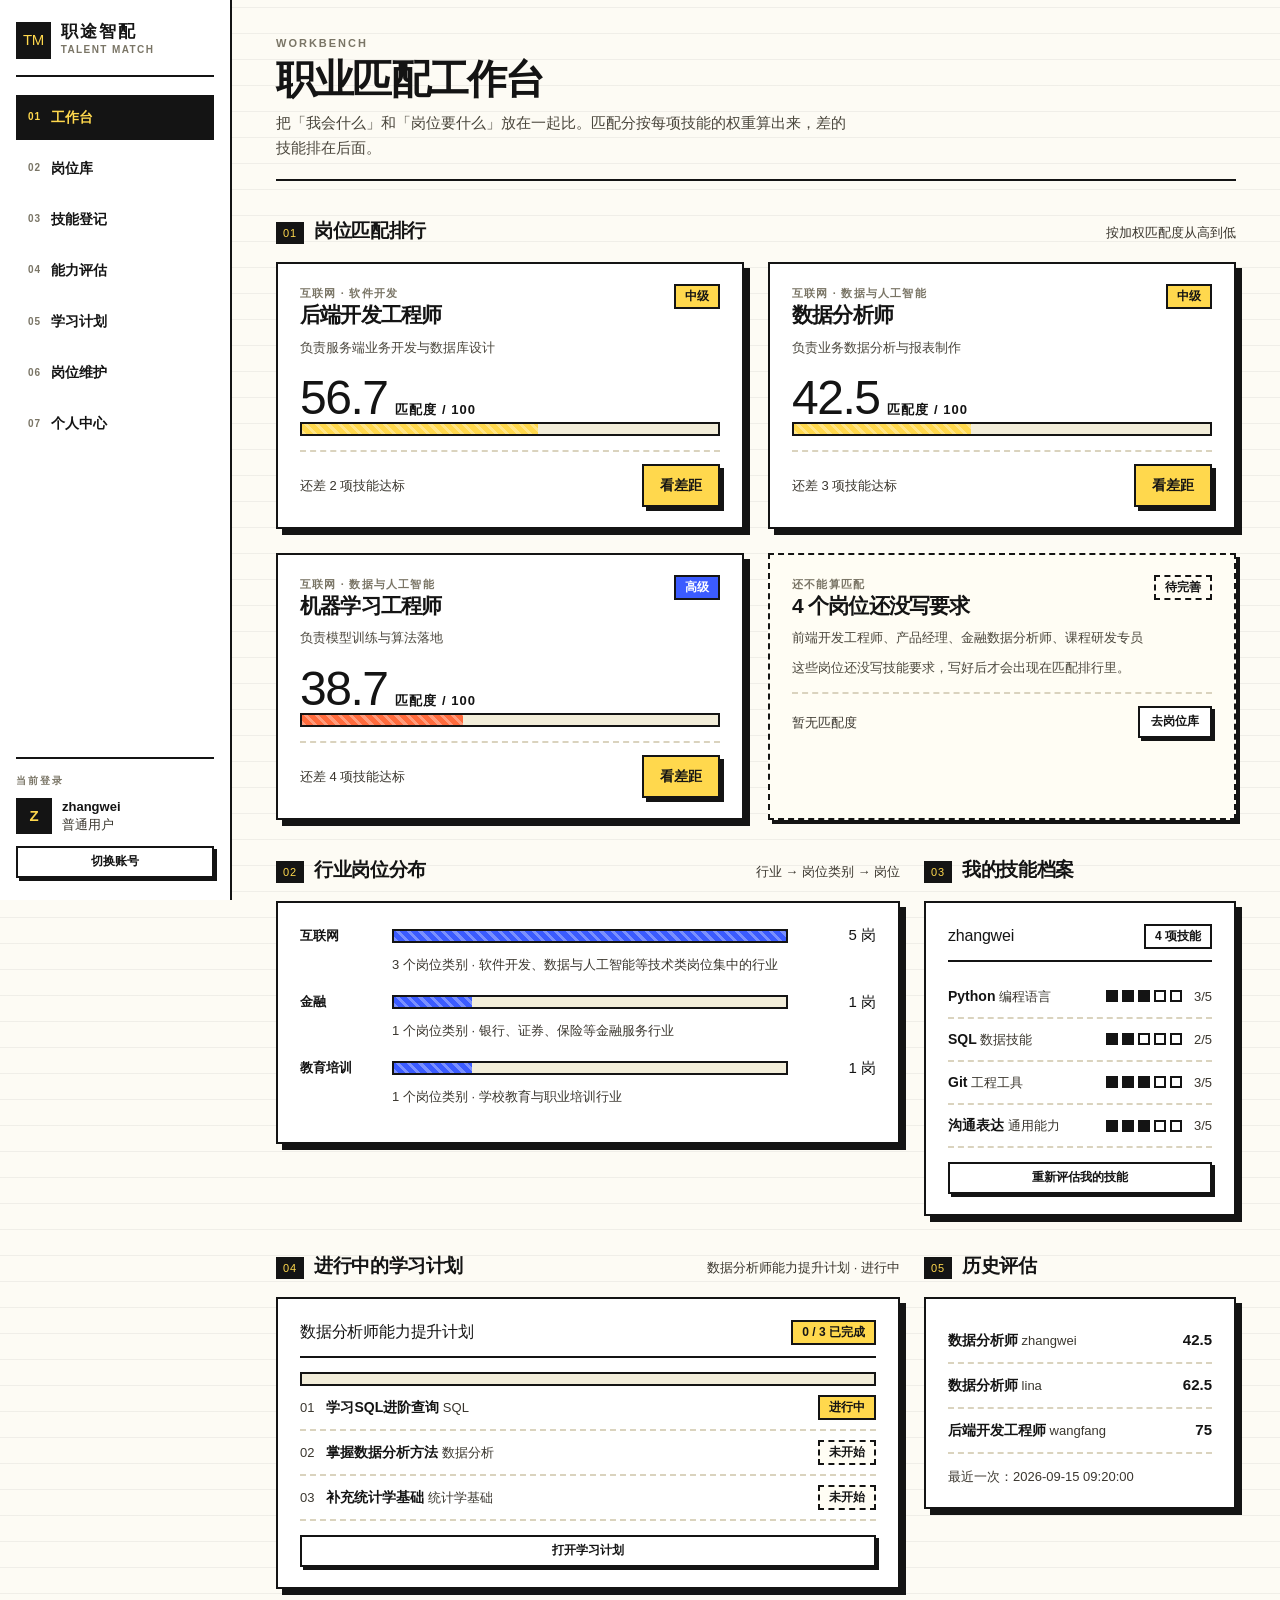
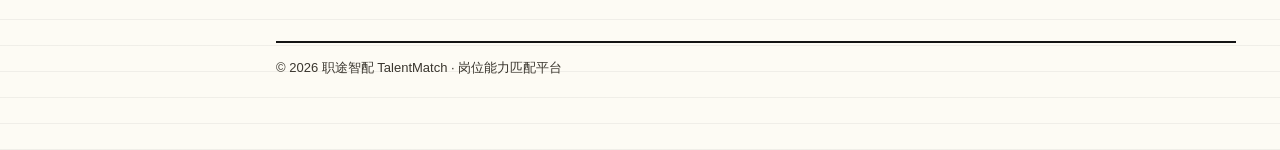
<file: index.html>
<!DOCTYPE html>
<html lang="zh-CN">
<!--
    页面名称：工作台（首页）
    对应数据库表：全部 14 张表（汇总展示）
    功能描述：平台数据总览：表规模说明、核心统计卡、岗位匹配排行、行业岗位分布、个人技能画像、学习进度、评估历史
    作者：刘帅 2621010714
    完成日期：2026-10-29
-->


<head>
    <meta charset="UTF-8">
    <meta name="viewport" content="width=device-width, initial-scale=1.0">
    <title>工作台 · 职途智配</title>
    <link rel="icon" href="img/favicon.ico">
    <link rel="stylesheet" href="css/style.css">
</head>

<body>

    <!-- ==================== 左侧固定导航：品牌 / 菜单（main.js 渲染）/ 当前用户 ==================== -->
    <aside class="side">
        <a class="brand" href="pages/welcome.html">
            <span class="brand-mark">TM</span>
            <span>
                <span class="brand-name">职途智配</span>
                <span class="brand-sub">TALENT MATCH</span>
            </span>
        </a>
        <nav class="nav" id="nav"></nav>
        <div class="side-foot" id="sideWho"></div>
    </aside>

    <!-- ==================== 主内容区 ==================== -->
    <main class="main">
        <div class="wrap">

            <!-- 页头：标题 + 副标题 -->
            <header class="page-head">
                <div>
                    <p class="page-crumb">WORKBENCH</p>
                    <h1 class="page-title">职业匹配工作台</h1>
                    <p class="page-lede">把「我会什么」和「岗位要什么」放在一起比。匹配分按每项技能的权重算出来，差的技能排在后面。</p>
                </div>
            </header>

            <!-- 岗位匹配排行：按加权匹配度从高到低 -->
            <section class="sec">
                <div class="sec-head">
                    <span class="sec-no">01</span>
                    <h2 class="sec-title">岗位匹配排行</h2>
                    <span class="sec-note">按加权匹配度从高到低</span>
                </div>
                <div class="jobs-grid" id="rank"></div>
            </section>

            <!-- 左：行业岗位分布 ｜ 右：我的技能档案 -->
            <section class="sec">
                <div class="split">
                    <div class="split-main">
                        <div class="sec-head">
                            <span class="sec-no">02</span>
                            <h2 class="sec-title">行业岗位分布</h2>
                            <span class="sec-note">行业 → 岗位类别 → 岗位</span>
                        </div>
                        <div class="card" id="industry"></div>
                    </div>
                    <div class="split-side">
                        <div class="sec-head">
                            <span class="sec-no">03</span>
                            <h2 class="sec-title">我的技能档案</h2>
                        </div>
                        <div class="card" id="mySkills"></div>
                    </div>
                </div>
            </section>

            <!-- 左：进行中的学习计划 ｜ 右：历史评估记录 -->
            <section class="sec">
                <div class="split">
                    <div class="split-main">
                        <div class="sec-head">
                            <span class="sec-no">04</span>
                            <h2 class="sec-title">进行中的学习计划</h2>
                            <span class="sec-note" id="planNote"></span>
                        </div>
                        <div class="card" id="plan"></div>
                    </div>
                    <div class="split-side">
                        <div class="sec-head">
                            <span class="sec-no">05</span>
                            <h2 class="sec-title">历史评估</h2>
                        </div>
                        <div class="card" id="history"></div>
                    </div>
                </div>
            </section>

            <!-- 页脚 -->
            <footer class="foot">
                <span>&copy; 2026 职途智配 TalentMatch · 岗位能力匹配平台</span>
            </footer>

        </div>
    </main>

    <script src="js/data.js"></script>
    <script src="js/main.js"></script>
    <script src="js/index.js"></script>

</body>

</html>
</file>
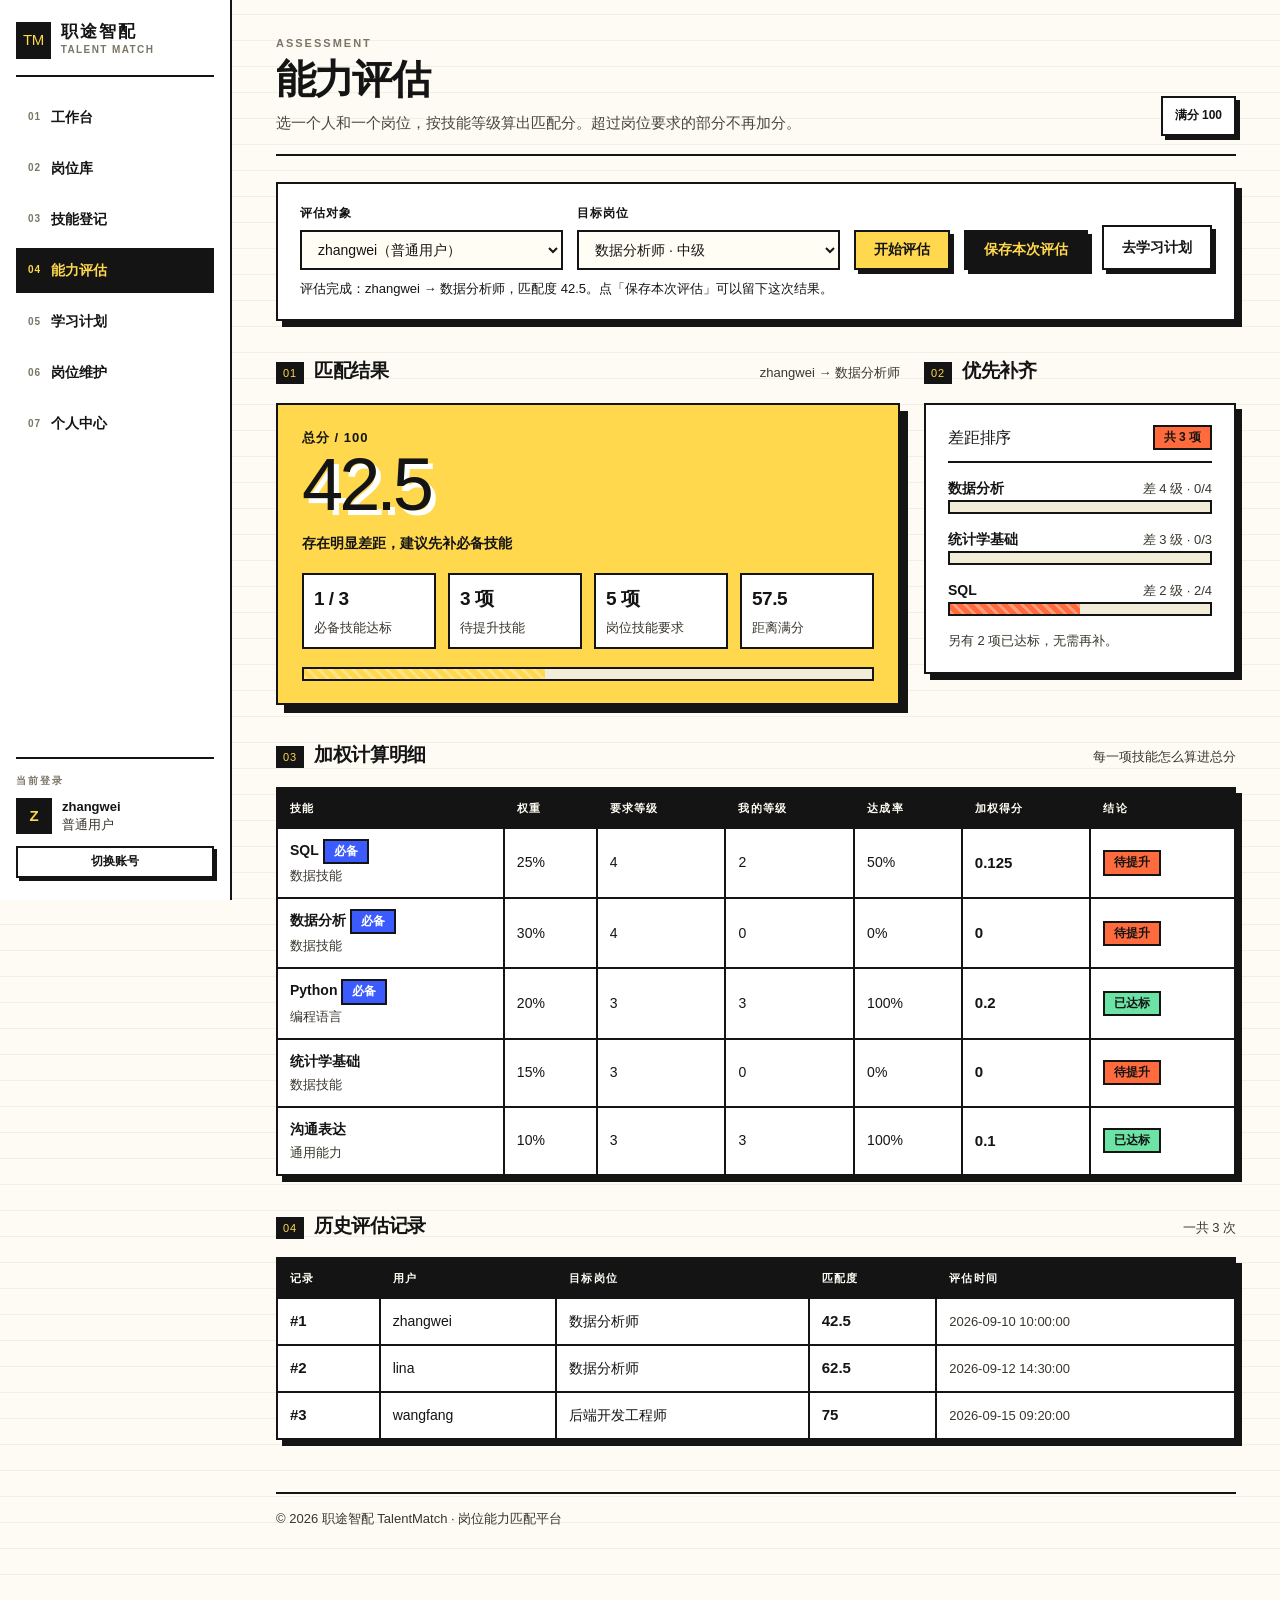
<file: pages/assessment_form.html>
<!DOCTYPE html>
<html lang="zh-CN">
<!--
    页面名称：能力评估
    对应数据库表：users（用户表）、jobs（岗位表）、skills（技能表）、jobSkillRequirements（岗位技能要求表）、assessmentRecords（评估记录表）、assessmentDetails（评估明细表）
    功能描述：选择用户与岗位计算加权匹配分，展示缺口技能与明细，支持保存评估记录
    作者：刘帅 2621010714
    完成日期：2026-10-29
-->


<head>
    <meta charset="UTF-8">
    <meta name="viewport" content="width=device-width, initial-scale=1.0">
    <title>能力评估 · 职途智配</title>
    <link rel="icon" href="../img/favicon.ico">
    <link rel="stylesheet" href="../css/style.css">
</head>

<body>

    <!-- ==================== 左侧固定导航：品牌 / 菜单（main.js 渲染）/ 当前用户 ==================== -->
    <aside class="side">
        <a class="brand" href="welcome.html">
            <span class="brand-mark">TM</span>
            <span>
                <span class="brand-name">职途智配</span>
                <span class="brand-sub">TALENT MATCH</span>
            </span>
        </a>
        <nav class="nav" id="nav"></nav>
        <div class="side-foot" id="sideWho"></div>
    </aside>

    <!-- ==================== 主内容区 ==================== -->
    <main class="main">
        <div class="wrap">

            <!-- 页头：标题 + 副标题 -->
            <header class="page-head">
                <div>
                    <p class="page-crumb">ASSESSMENT</p>
                    <h1 class="page-title">能力评估</h1>
                    <p class="page-lede">选一个人和一个岗位，按技能等级算出匹配分。超过岗位要求的部分不再加分。</p>
                </div>
                <div class="page-meta">满分 100</div>
            </header>

            <!-- 选择条件：评估对象 + 目标岗位 -->
            <section class="sec mt-0">
                <div class="card">
                    <div class="toolbar">
                        <div class="field grow-170">
                            <label for="selUser">评估对象</label>
                            <select class="select" id="selUser" onchange="runAssessment()"></select>
                        </div>
                        <div class="field grow-220">
                            <label for="selJob">目标岗位</label>
                            <select class="select" id="selJob" onchange="runAssessment()"></select>
                        </div>
                        <button class="btn btn--primary" type="button" onclick="runAssessment()">开始评估</button>
                        <button class="btn btn--dark" type="button" onclick="saveAssessment()">保存本次评估</button>
                        <a class="btn" href="plan_list.html">去学习计划</a>
                    </div>
                    <p class="pw-hint mt-8" id="saveHint"></p>
                </div>
            </section>

            <!-- 匹配结果大卡：分数 + 等级评语 -->
            <section class="sec">
                <div class="split">
                    <div class="split-main">
                        <div class="sec-head">
                            <span class="sec-no">01</span>
                            <h2 class="sec-title">匹配结果</h2>
                            <span class="sec-note" id="resultNote"></span>
                        </div>
                        <div id="score"></div>
                    </div>
                    <div class="split-side">
                        <div class="sec-head">
                            <span class="sec-no">02</span>
                            <h2 class="sec-title">优先补齐</h2>
                        </div>
                        <div id="gap"></div>
                    </div>
                </div>
            </section>

            <!-- 左：优先补齐的差距条形 ｜ 右：必备技能达标情况 -->
            <section class="sec">
                <div class="sec-head">
                    <span class="sec-no">03</span>
                    <h2 class="sec-title">加权计算明细</h2>
                    <span class="sec-note">每一项技能怎么算进总分</span>
                </div>
                <div class="tbl-wrap">
                    <table class="tbl" id="detailTable"></table>
                </div>
            </section>

            <!-- 加权计算明细表：每一项技能的得分来源 -->
            <section class="sec">
                <div class="sec-head">
                    <span class="sec-no">04</span>
                    <h2 class="sec-title">历史评估记录</h2>
                    <span class="sec-note" id="historyNote">一共 3 次</span>
                </div>
                <div class="tbl-wrap">
                    <table class="tbl" id="historyTable"></table>
                </div>
            </section>

            <!-- 页脚 -->
            <footer class="foot">
                <span>&copy; 2026 职途智配 TalentMatch · 岗位能力匹配平台</span>
            </footer>

        </div>
    </main>

    <script src="../js/data.js"></script>
    <script src="../js/main.js"></script>
    <script src="../js/assessment_form.js"></script>

</body>

</html>
</file>
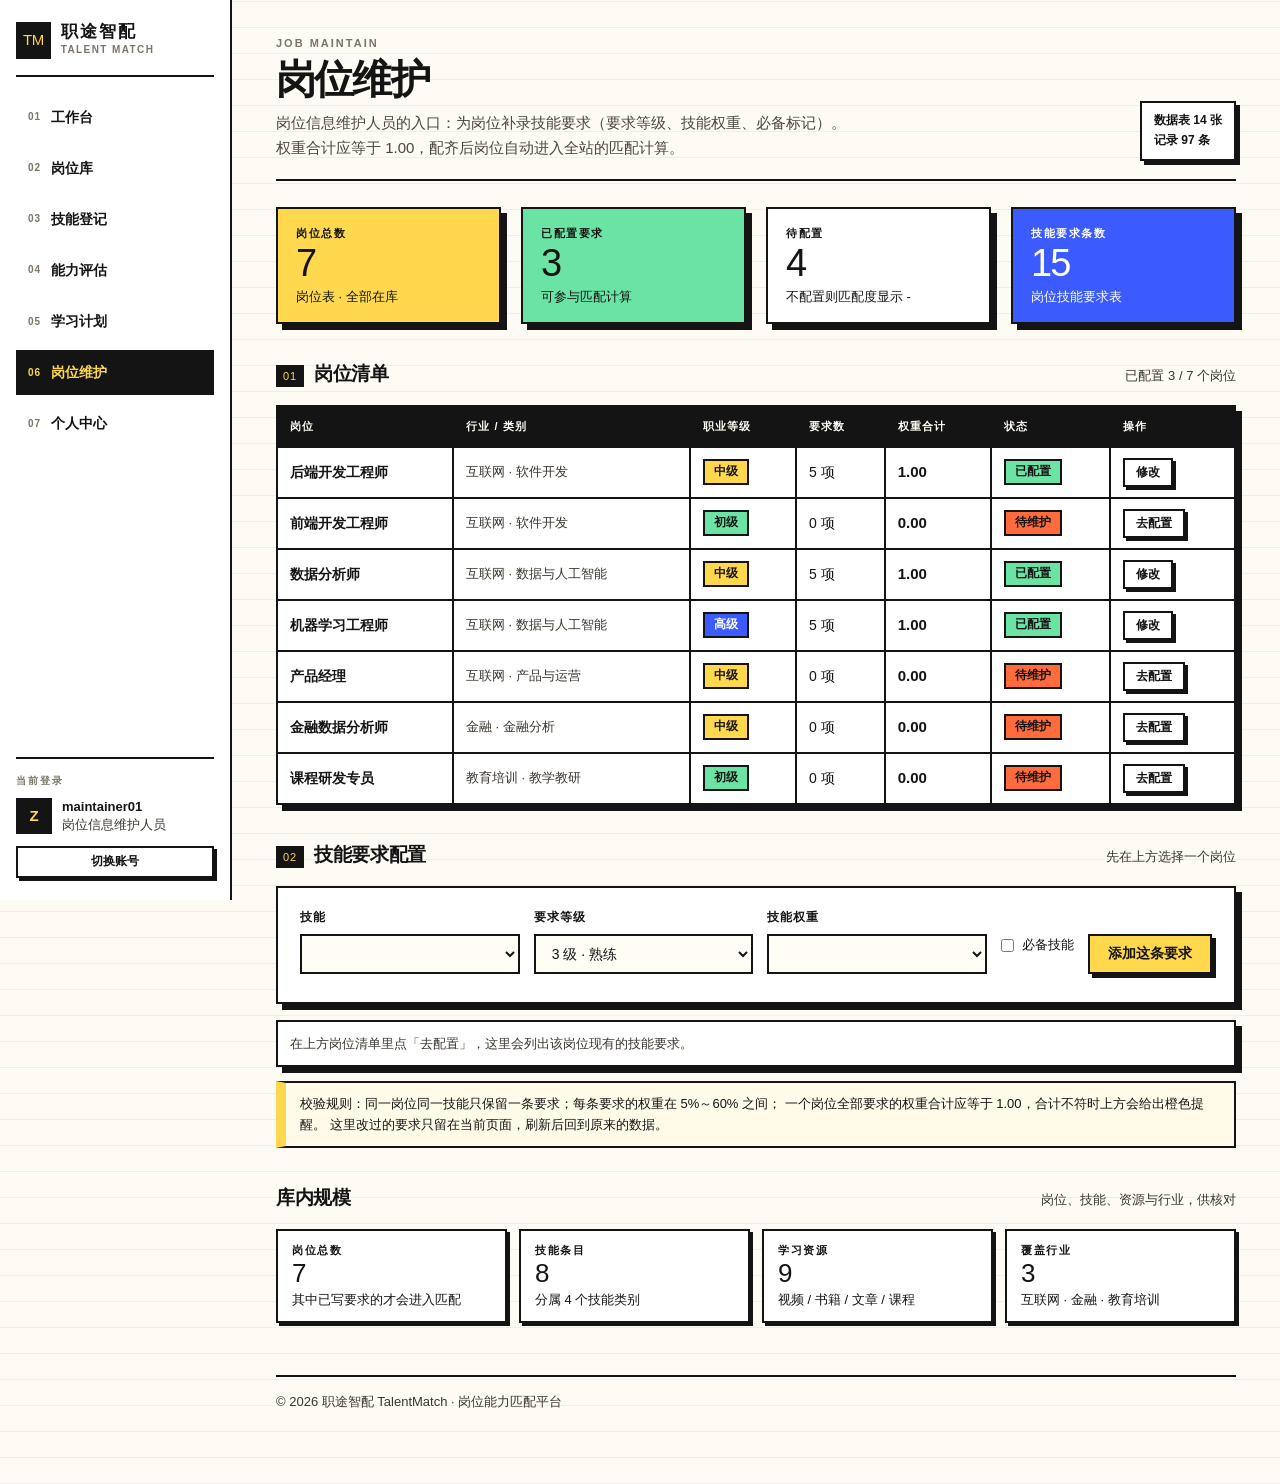
<file: pages/job_form.html>
<!DOCTYPE html>
<html lang="zh-CN">
<!--
    页面名称：岗位维护
    对应数据库表：jobs（岗位表）、jobCategories（岗位类别表）、industries（行业表）、jobSkillRequirements（岗位技能要求表）、skills（技能表）
    功能描述：维护人员配置各岗位的技能要求（要求等级与权重），校验权重合计为 1.00
    作者：刘帅 2621010714
    完成日期：2026-10-29
-->


<head>
    <meta charset="UTF-8">
    <meta name="viewport" content="width=device-width, initial-scale=1.0">
    <title>岗位维护 · 职途智配</title>
    <link rel="icon" href="../img/favicon.ico">
    <link rel="stylesheet" href="../css/style.css">
</head>

<body>

    <!-- ==================== 左侧固定导航：品牌 / 菜单（main.js 渲染）/ 当前用户 ==================== -->
    <aside class="side">
        <a class="brand" href="welcome.html">
            <span class="brand-mark">TM</span>
            <span>
                <span class="brand-name">职途智配</span>
                <span class="brand-sub">TALENT MATCH</span>
            </span>
        </a>
        <nav class="nav" id="nav"></nav>
        <div class="side-foot" id="sideWho"></div>
    </aside>

    <!-- ==================== 主内容区 ==================== -->
    <main class="main">
        <div class="wrap">

            <!-- 页头：标题 + 副标题 -->
            <header class="page-head">
                <div>
                    <p class="page-crumb">JOB MAINTAIN</p>
                    <h1 class="page-title">岗位维护</h1>
                    <p class="page-lede">岗位信息维护人员的入口：为岗位补录技能要求（要求等级、技能权重、必备标记）。权重合计应等于 1.00，配齐后岗位自动进入全站的匹配计算。</p>
                </div>
                <div class="page-meta" id="meta"></div>
            </header>

            <!-- 统计卡：岗位总数 / 已配置 / 待配置 / 要求总数 -->
            <section class="sec mt-0">
                <div class="stats" id="maintainStats"></div>
            </section>

            <!-- 01 岗位清单：挑一个岗位去配置 -->
            <section class="sec">
                <div class="sec-head">
                    <span class="sec-no">01</span>
                    <h2 class="sec-title">岗位清单</h2>
                    <span class="sec-note" id="jobNote"></span>
                </div>
                <div class="tbl-wrap">
                    <table class="tbl" id="jobTable"></table>
                </div>
            </section>

            <!-- 02 技能要求配置：现有限制 + 新增一行 -->
            <section class="sec">
                <div class="sec-head">
                    <span class="sec-no">02</span>
                    <h2 class="sec-title">技能要求配置</h2>
                    <span class="sec-note" id="reqNote">先在上方选择一个岗位</span>
                </div>

                <div class="card mb-16">
                    <div class="toolbar">
                        <div class="field grow-180">
                            <label for="addSkill">技能</label>
                            <select class="select" id="addSkill"></select>
                        </div>
                        <div class="field grow-170">
                            <label for="addLevel">要求等级</label>
                            <select class="select" id="addLevel">
                                <option value="1">1 级 · 了解即可</option>
                                <option value="2">2 级 · 基础</option>
                                <option value="3" selected>3 级 · 熟练</option>
                                <option value="4">4 级 · 精通</option>
                                <option value="5">5 级 · 专家</option>
                            </select>
                        </div>
                        <div class="field grow-170">
                            <label for="addWeight">技能权重</label>
                            <select class="select" id="addWeight"></select>
                        </div>
                        <div class="field">
                            <label>&nbsp;</label>
                            <span class="check-line"><input type="checkbox" id="addMust"> 必备技能</span>
                        </div>
                        <div class="field">
                            <label>&nbsp;</label>
                            <button class="btn btn--primary" type="button" onclick="addRequirement()">添加这条要求</button>
                        </div>
                    </div>
                    <p class="pw-hint mt-8" id="addHint"></p>
                </div>

                <div class="tbl-wrap">
                    <table class="tbl" id="reqTable"></table>
                </div>

                <div class="callout mt-14">
                    校验规则：同一岗位同一技能只保留一条要求；每条要求的权重在 5%～60% 之间；
                    一个岗位全部要求的权重合计应等于 1.00，合计不符时上方会给出橙色提醒。
                    这里改过的要求只留在当前页面，刷新后回到原来的数据。
                </div>
            </section>

            <section class="sec">
                <div class="sec-head">
                    <h2 class="sec-title">库内规模</h2>
                    <span class="sec-note">岗位、技能、资源与行业，供核对</span>
                </div>
                <div class="stats stats--aside" id="catalogStats"></div>
            </section>

            <!-- 页脚 -->
            <footer class="foot">
                <span>&copy; 2026 职途智配 TalentMatch · 岗位能力匹配平台</span>
            </footer>

        </div>
    </main>

    <script src="../js/data.js"></script>
    <script src="../js/main.js"></script>
    <script src="../js/job_form.js"></script>
</body>

</html>
</file>
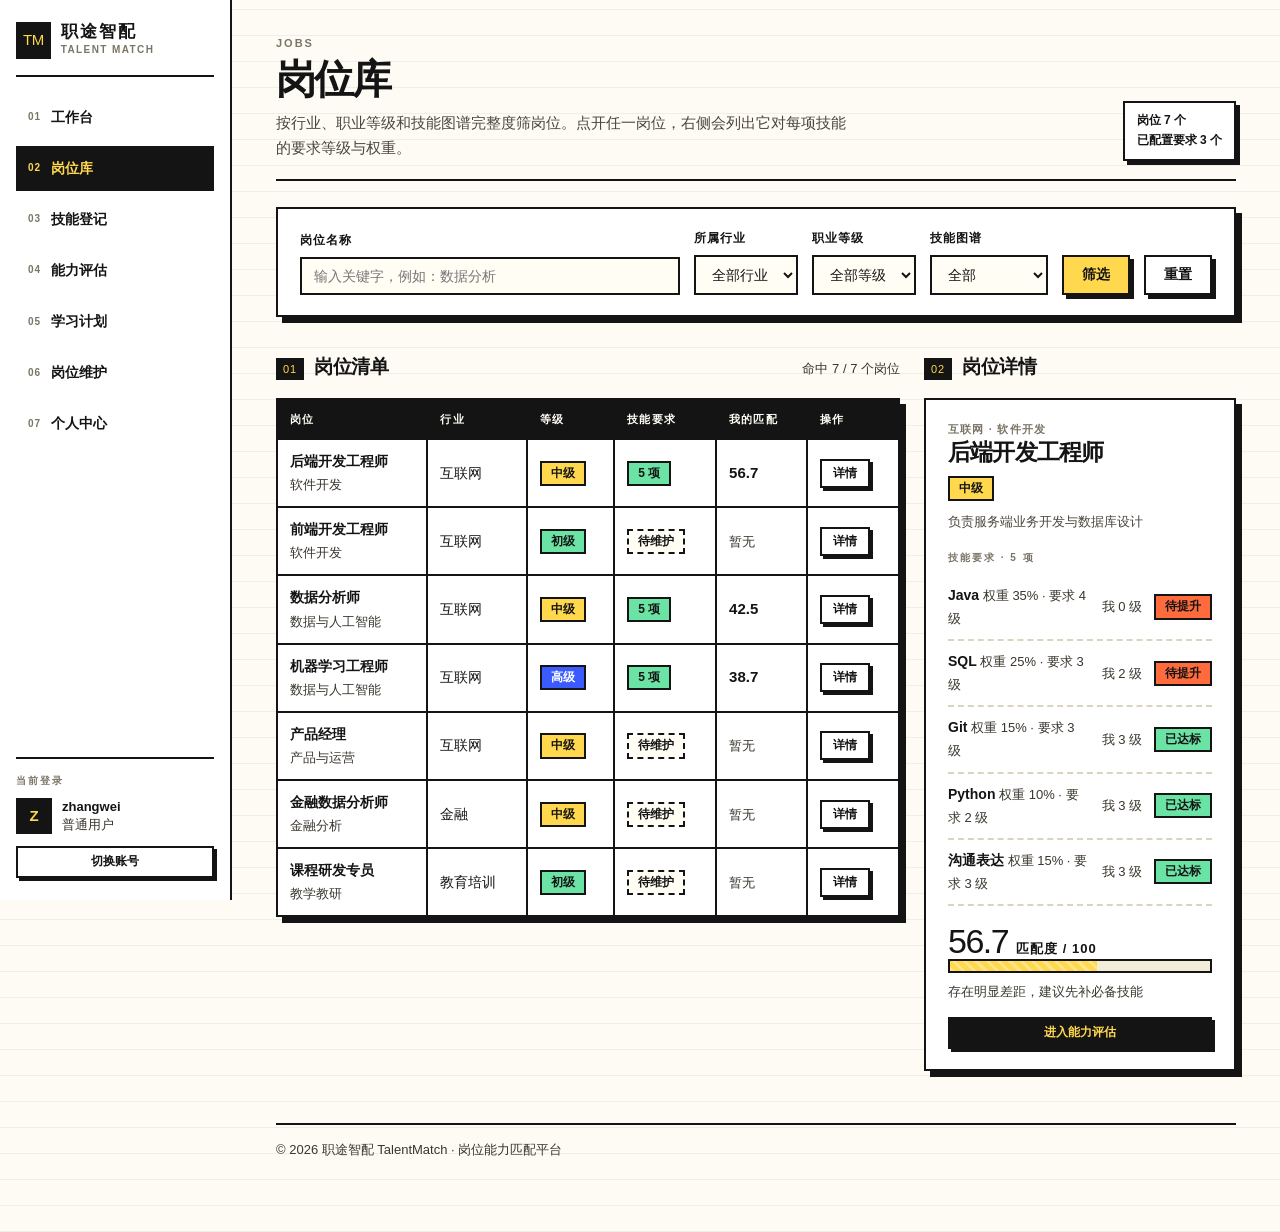
<file: pages/job_list.html>
<!DOCTYPE html>
<html lang="zh-CN">
<!--
    页面名称：岗位库
    对应数据库表：jobs（岗位表）、industries（行业表）、jobCategories（岗位类别表）、jobSkillRequirements（岗位技能要求表）、skills（技能表）
    功能描述：浏览与筛选岗位列表，查看岗位详情及其技能要求明细
    作者：刘帅 2621010714
    完成日期：2026-10-29
-->


<head>
    <meta charset="UTF-8">
    <meta name="viewport" content="width=device-width, initial-scale=1.0">
    <title>岗位库 · 职途智配</title>
    <link rel="icon" href="../img/favicon.ico">
    <link rel="stylesheet" href="../css/style.css">
</head>

<body>

    <!-- ==================== 左侧固定导航：品牌 / 菜单（main.js 渲染）/ 当前用户 ==================== -->
    <aside class="side">
        <a class="brand" href="welcome.html">
            <span class="brand-mark">TM</span>
            <span>
                <span class="brand-name">职途智配</span>
                <span class="brand-sub">TALENT MATCH</span>
            </span>
        </a>
        <nav class="nav" id="nav"></nav>
        <div class="side-foot" id="sideWho"></div>
    </aside>

    <!-- ==================== 主内容区 ==================== -->
    <main class="main">
        <div class="wrap">

            <!-- 页头：标题 + 副标题 -->
            <header class="page-head">
                <div>
                    <p class="page-crumb">JOBS</p>
                    <h1 class="page-title">岗位库</h1>
                    <p class="page-lede">按行业、职业等级和技能图谱完整度筛岗位。点开任一岗位，右侧会列出它对每项技能的要求等级与权重。</p>
                </div>
                <div class="page-meta" id="meta"></div>
            </header>

            <!-- 筛选工具条：关键字 / 行业 / 职业等级 / 技能类别 -->
            <section class="sec mt-0">
                <div class="card">
                    <div class="toolbar">
                        <div class="field grow-180">
                            <label for="kw">岗位名称</label>
                            <input class="input" type="text" id="kw" placeholder="输入关键字，例如：数据分析" maxlength="20">
                        </div>
                        <div class="field">
                            <label for="fIndustry">所属行业</label>
                            <select class="select" id="fIndustry"></select>
                        </div>
                        <div class="field">
                            <label for="fLevel">职业等级</label>
                            <select class="select" id="fLevel">
                                <option value="">全部等级</option>
                                <option value="初级">初级</option>
                                <option value="中级">中级</option>
                                <option value="高级">高级</option>
                            </select>
                        </div>
                        <div class="field">
                            <label for="fGraph">技能图谱</label>
                            <select class="select" id="fGraph">
                                <option value="">全部</option>
                                <option value="done">已配置要求</option>
                                <option value="todo">待维护</option>
                            </select>
                        </div>
                        <button class="btn btn--primary" type="button" onclick="renderList()">筛选</button>
                        <button class="btn" type="button" onclick="resetFilters()">重置</button>
                    </div>
                </div>
            </section>

            <!-- 岗位清单表格 + 右侧详情面板（onclick viewJob 联动） -->
            <section class="sec">
                <div class="split">
                    <div class="split-main">
                        <div class="sec-head">
                            <span class="sec-no">01</span>
                            <h2 class="sec-title">岗位清单</h2>
                            <span class="sec-note" id="countNote"></span>
                        </div>
                        <div class="tbl-wrap">
                            <table class="tbl" id="jobTable"></table>
                        </div>
                    </div>
                    <div class="split-side">
                        <div class="sec-head">
                            <span class="sec-no">02</span>
                            <h2 class="sec-title">岗位详情</h2>
                        </div>
                        <div id="detail"></div>
                    </div>
                </div>
            </section>

            <!-- 页脚 -->
            <footer class="foot">
                <span>&copy; 2026 职途智配 TalentMatch · 岗位能力匹配平台</span>
            </footer>

        </div>
    </main>

    <script src="../js/data.js"></script>
    <script src="../js/main.js"></script>
    <script src="../js/job_list.js"></script>

</body>

</html>
</file>
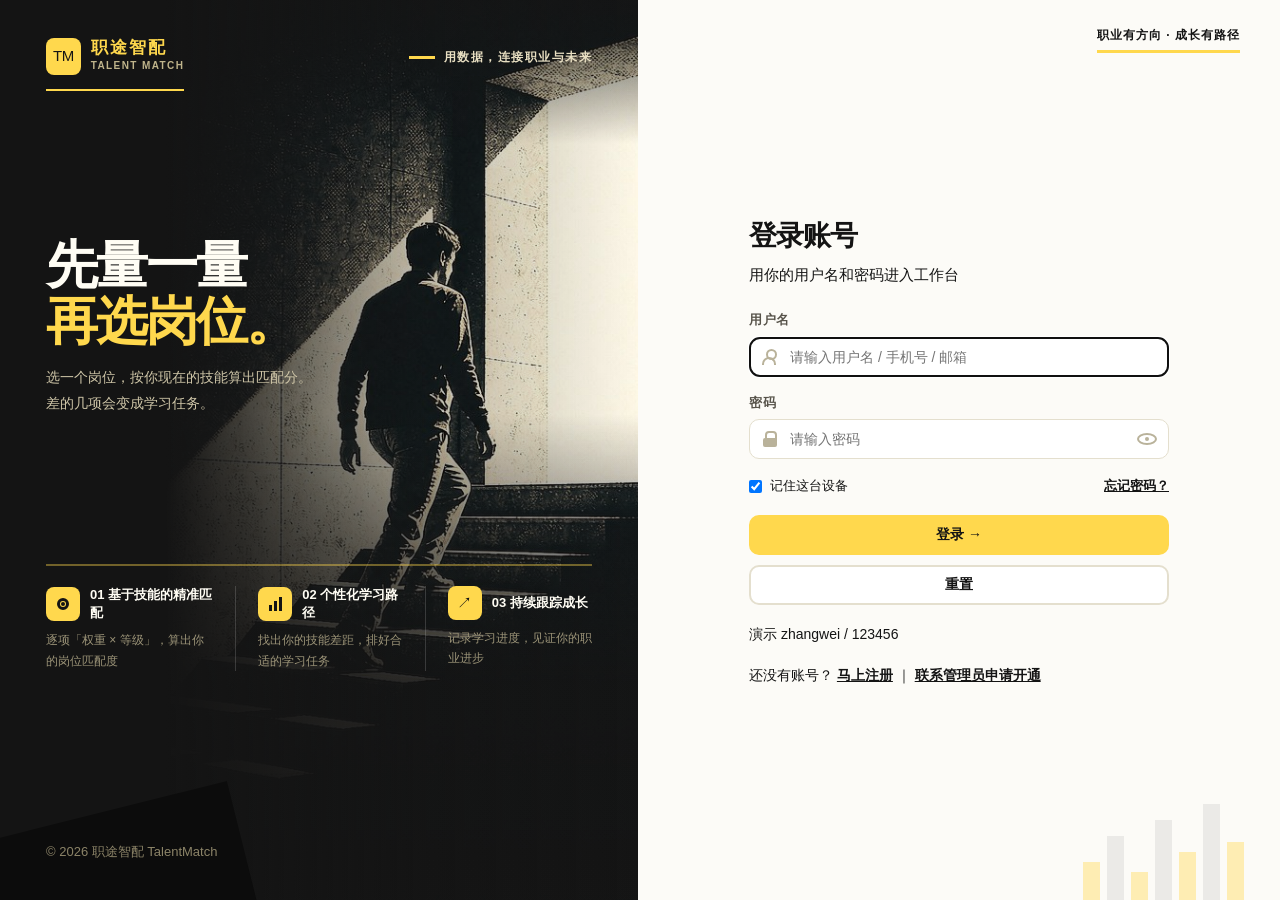
<file: pages/login.html>
<!DOCTYPE html>
<html lang="zh-CN">
<!--
    页面名称：登录页
    对应数据库表：users（用户表）
    功能描述：账号口令校验登录，登录后进入工作台；含明文切换与演示口令提示
    作者：刘帅 2621010714
    完成日期：2026-10-29
-->


<head>
    <meta charset="UTF-8">
    <meta name="viewport" content="width=device-width, initial-scale=1.0">
    <title>登录 · 职途智配</title>
    <link rel="icon" href="../img/favicon.ico">
    <link rel="stylesheet" href="../css/style.css">
</head>

<body>

    <div class="login">

        <!-- 左侧品牌区：背景图 + 大标题 + 三列特性 -->
        <section class="login-left">
            <div class="login-bg">
                <img src="../img/login-hero.jpg" alt="">
                <div class="login-bg-mask"></div>
            </div>
            <!-- 左下角暗色斜切装饰 -->
            <div class="login-corner"></div>

            <!-- 顶部：品牌标 + 宣传语 -->
            <header class="login-top">
                <a class="brand brand--panel" href="welcome.html">
                    <span class="brand-mark brand-mark--gold">TM</span>
                    <span>
                        <span class="brand-name">职途智配</span>
                        <span class="brand-sub brand-sub--gold">TALENT MATCH</span>
                    </span>
                </a>
                <p class="login-slogan"><span class="slogan-dash"></span>用数据，连接职业与未来</p>
            </header>

            <!-- 中部：大标题 + 说明文字 -->
            <div class="login-mid">
                <h1 class="login-title"><span class="t-white">先量一量</span><br><span class="t-yellow">再选岗位。</span></h1>
                <p class="login-lede">选一个岗位，按你现在的技能算出匹配分。差的几项会变成学习任务。</p>
            </div>

            <!-- 底部三列特性（图标全部 CSS 绘制） -->
            <div class="login-feats">
                <div class="feat">
                    <div class="feat-head">
                        <span class="feat-badge"><span class="ico-ring"></span></span>
                        <span class="feat-title">01 基于技能的精准匹配</span>
                    </div>
                    <p class="feat-sub">逐项「权重 × 等级」，算出你的岗位匹配度</p>
                </div>
                <div class="feat">
                    <div class="feat-head">
                        <span class="feat-badge"><span
                                class="ico-bars"><span></span><span></span><span></span></span></span>
                        <span class="feat-title">02 个性化学习路径</span>
                    </div>
                    <p class="feat-sub">找出你的技能差距，排好合适的学习任务</p>
                </div>
                <div class="feat">
                    <div class="feat-head">
                        <span class="feat-badge"><span class="ico-up">&nearr;</span></span>
                        <span class="feat-title">03 持续跟踪成长</span>
                    </div>
                    <p class="feat-sub">记录学习进度，见证你的职业进步</p>
                </div>
            </div>

            <p class="muted copyright-panel">&copy; 2026 职途智配 TalentMatch</p>
        </section>

        <!-- 右侧表单区 -->
        <section class="login-right">
            <p class="login-tag">职业有方向 · 成长有路径</p>
            <!-- 右下角城市剪影装饰（纯 CSS） -->
            <div class="login-city">
                <span></span><span></span><span></span><span></span><span></span><span></span><span></span>
            </div>

            <!-- 表单盒子 -->
            <div class="login-box">
                <h2>登录账号</h2>
                <p class="login-sub">用你的用户名和密码进入工作台</p>

                <!-- 登录表单：validateLogin() 校验 -->
                <form action="../index.html" method="get" onsubmit="return validateLogin()">
                    <p class="form-error hidden" id="err"></p>

                    <div class="field">
                        <label for="username">用户名</label>
                        <div class="in-wrap">
                            <span class="in-ico"></span>
                            <input class="input" type="text" id="username" name="username"
                                placeholder="请输入用户名 / 手机号 / 邮箱" maxlength="20" autofocus>
                        </div>
                    </div>

                    <div class="field">
                        <label for="password">密码</label>
                        <div class="in-wrap">
                            <span class="in-ico in-ico--lock"></span>
                            <input class="input input--pw" type="password" id="password" name="password"
                                placeholder="请输入密码" maxlength="20">
                            <button class="pw-eye" type="button" onclick="togglePassword()" aria-label="显示或隐藏密码">
                                <span class="eye"></span>
                            </button>
                        </div>
                    </div>

                    <div class="check-line">
                        <label><input type="checkbox" id="remember" name="remember" checked>记住这台设备</label>
                        <a class="forgot" href="mailto:admin@example.com">忘记密码？</a>
                    </div>

                    <button class="btn btn--primary btn--block" type="submit">登录 &rarr;</button>
                    <button class="btn btn--block mt-10" type="reset">重置</button>
                </form>

                <p class="login-foot-links">演示 zhangwei / 123456</p>

                <p class="login-foot-links">还没有账号？
                    <a href="register.html">马上注册</a>
                    ｜ <a href="mailto:admin@example.com">联系管理员申请开通</a>
                </p>
            </div>
        </section>

    </div>

    <script src="../js/data.js"></script>
    <script src="../js/main.js"></script>
    <script src="../js/login.js"></script>

</body>

</html>
</file>
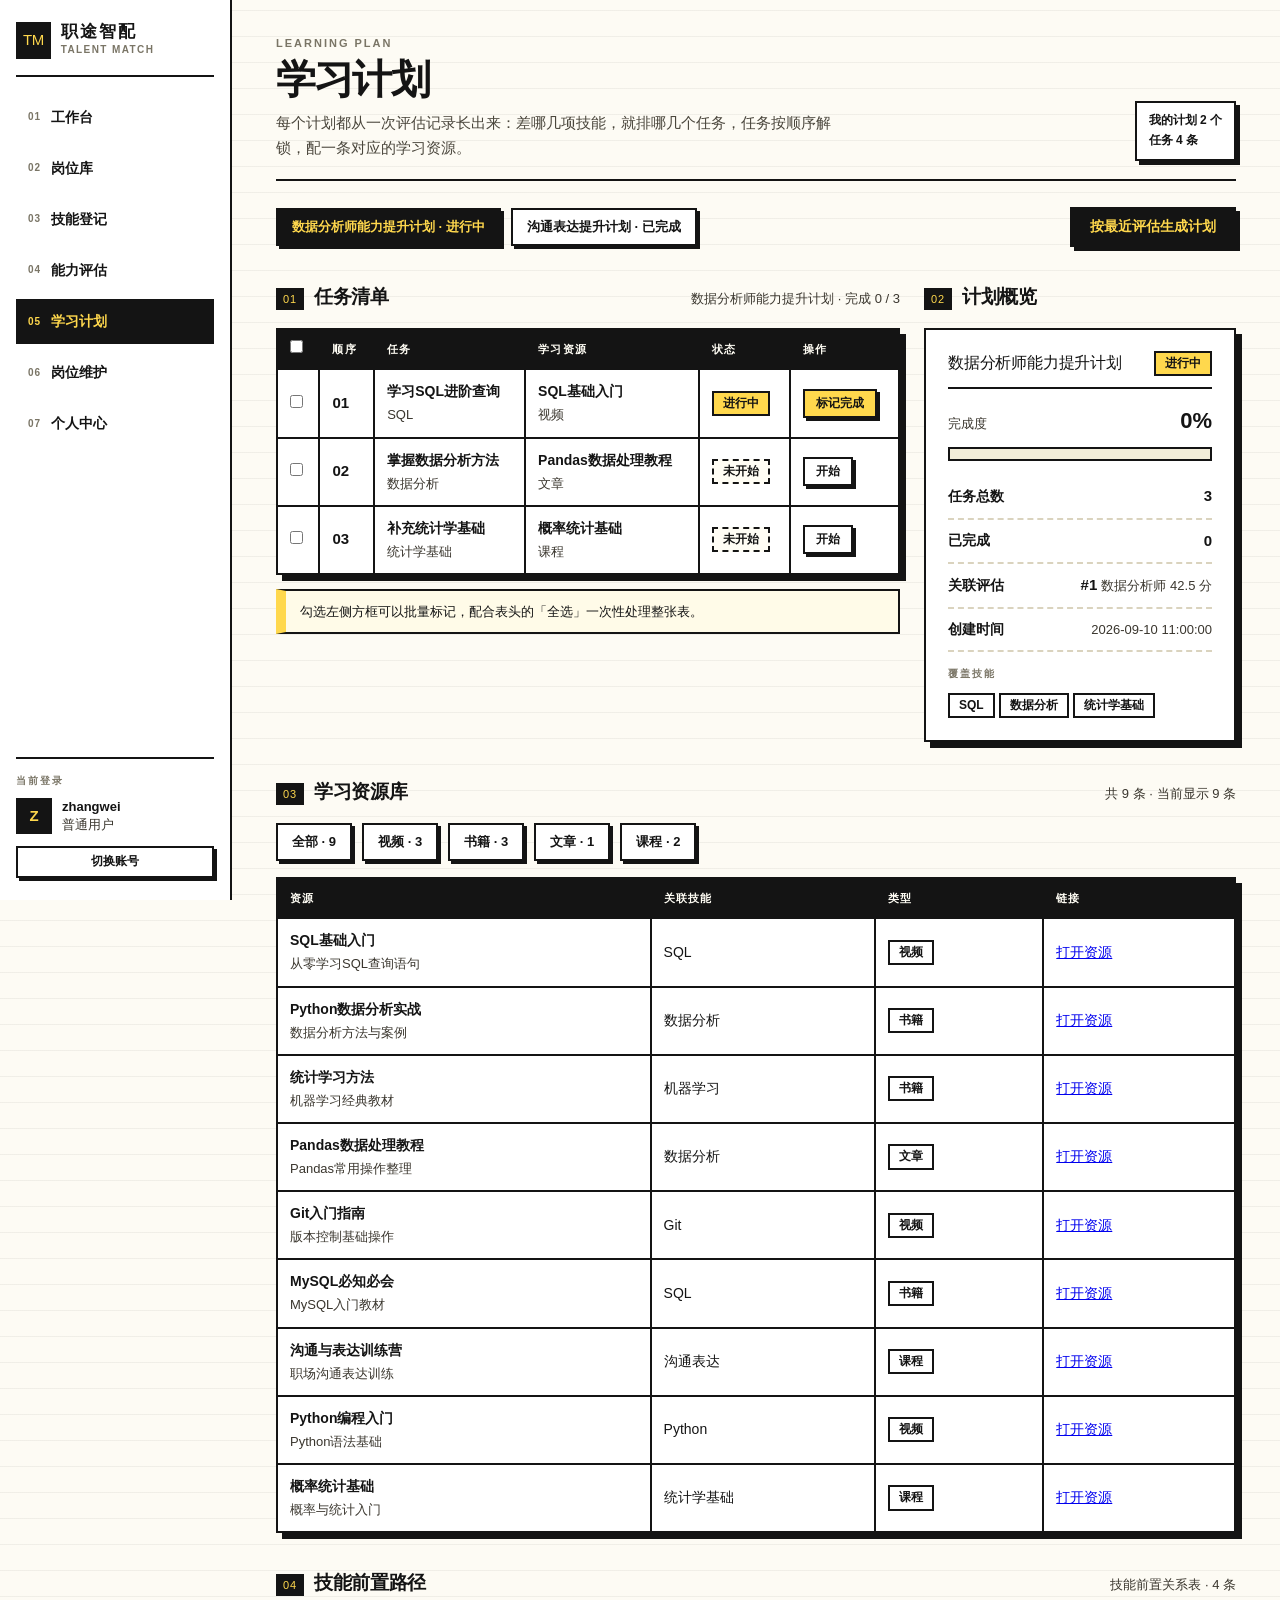
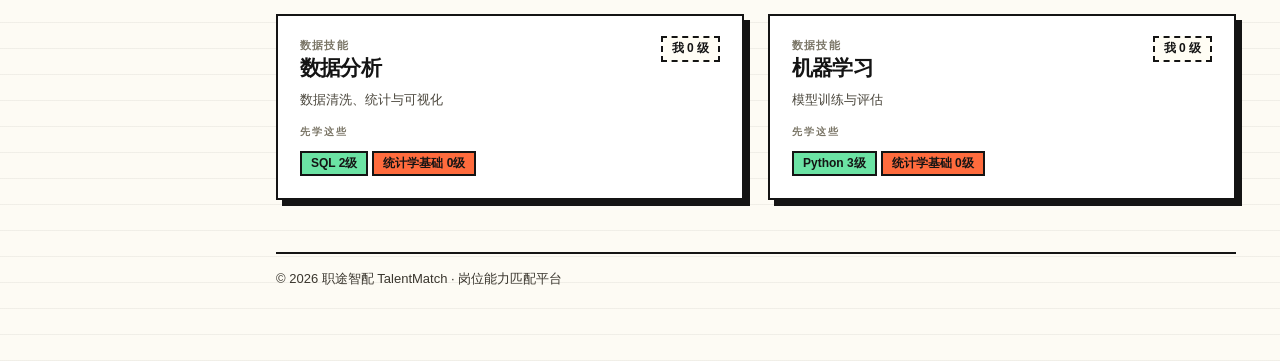
<file: pages/plan_list.html>
<!DOCTYPE html>
<html lang="zh-CN">
<!--
    页面名称：学习计划
    对应数据库表：learningPlans（学习计划表）、learningTasks（学习任务表）、learningResources（学习资源表）、skillPrerequisites（技能先修表）、skills（技能表）、assessmentRecords（评估记录表）、jobSkillRequirements（岗位技能要求表）、userSkills（用户技能表）
    功能描述：查看学习计划与任务进度、勾选开始/完成任务、按最近评估生成计划、浏览学习资源与先修路径
    作者：刘帅 2621010714
    完成日期：2026-10-29
-->


<head>
    <meta charset="UTF-8">
    <meta name="viewport" content="width=device-width, initial-scale=1.0">
    <title>学习计划 · 职途智配</title>
    <link rel="icon" href="../img/favicon.ico">
    <link rel="stylesheet" href="../css/style.css">
</head>

<body>

    <!-- ==================== 左侧固定导航：品牌 / 菜单（main.js 渲染）/ 当前用户 ==================== -->
    <aside class="side">
        <a class="brand" href="welcome.html">
            <span class="brand-mark">TM</span>
            <span>
                <span class="brand-name">职途智配</span>
                <span class="brand-sub">TALENT MATCH</span>
            </span>
        </a>
        <nav class="nav" id="nav"></nav>
        <div class="side-foot" id="sideWho"></div>
    </aside>

    <!-- ==================== 主内容区 ==================== -->
    <main class="main">
        <div class="wrap">

            <!-- 页头：标题 + 副标题 -->
            <header class="page-head">
                <div>
                    <p class="page-crumb">LEARNING PLAN</p>
                    <h1 class="page-title">学习计划</h1>
                    <p class="page-lede">每个计划都从一次评估记录长出来：差哪几项技能，就排哪几个任务，任务按顺序解锁，配一条对应的学习资源。</p>
                </div>
                <div class="page-meta" id="meta"></div>
            </header>

            <!-- 计划标签页：切换不同学习计划 -->
            <section class="sec mt-0">
                <div class="flex-baseline mb-16">
                    <div class="tabs" id="planTabs"></div>
                    <button class="btn btn--dark" type="button" onclick="generatePlan()">按最近评估生成计划</button>
                </div>
                <p class="pw-hint" id="genHint"></p>
            </section>

            <!-- 计划概览 + 任务清单（可勾选、可批量全选） -->
            <section class="sec">
                <div class="split">
                    <div class="split-main">
                        <div class="sec-head">
                            <span class="sec-no">01</span>
                            <h2 class="sec-title">任务清单</h2>
                            <span class="sec-note" id="taskNote"></span>
                        </div>
                        <div class="tbl-wrap">
                            <table class="tbl" id="taskTable"></table>
                        </div>
                        <div class="callout">
                            勾选左侧方框可以批量标记，配合表头的「全选」一次性处理整张表。
                        </div>
                    </div>
                    <div class="split-side">
                        <div class="sec-head">
                            <span class="sec-no">02</span>
                            <h2 class="sec-title">计划概览</h2>
                        </div>
                        <div id="overview"></div>
                    </div>
                </div>
            </section>

            <!-- 学习资源库：按类型筛选 -->
            <section class="sec">
                <div class="sec-head">
                    <span class="sec-no">03</span>
                    <h2 class="sec-title">学习资源库</h2>
                    <span class="sec-note" id="resNote"></span>
                </div>
                <div class="tabs mb-16" id="resTabs"></div>
                <div class="tbl-wrap">
                    <table class="tbl" id="resTable"></table>
                </div>
            </section>

            <!-- 技能前置路径：目标技能 ← 需要先学的技能 -->
            <section class="sec">
                <div class="sec-head">
                    <span class="sec-no">04</span>
                    <h2 class="sec-title">技能前置路径</h2>
                    <span class="sec-note">技能前置关系表 · 4 条</span>
                </div>
                <div class="jobs-grid" id="path"></div>
            </section>

            <!-- 页脚 -->
            <footer class="foot">
                <span>&copy; 2026 职途智配 TalentMatch · 岗位能力匹配平台</span>
            </footer>

        </div>
    </main>

    <script src="../js/data.js"></script>
    <script src="../js/main.js"></script>
    <script src="../js/plan_list.js"></script>

</body>

</html>
</file>
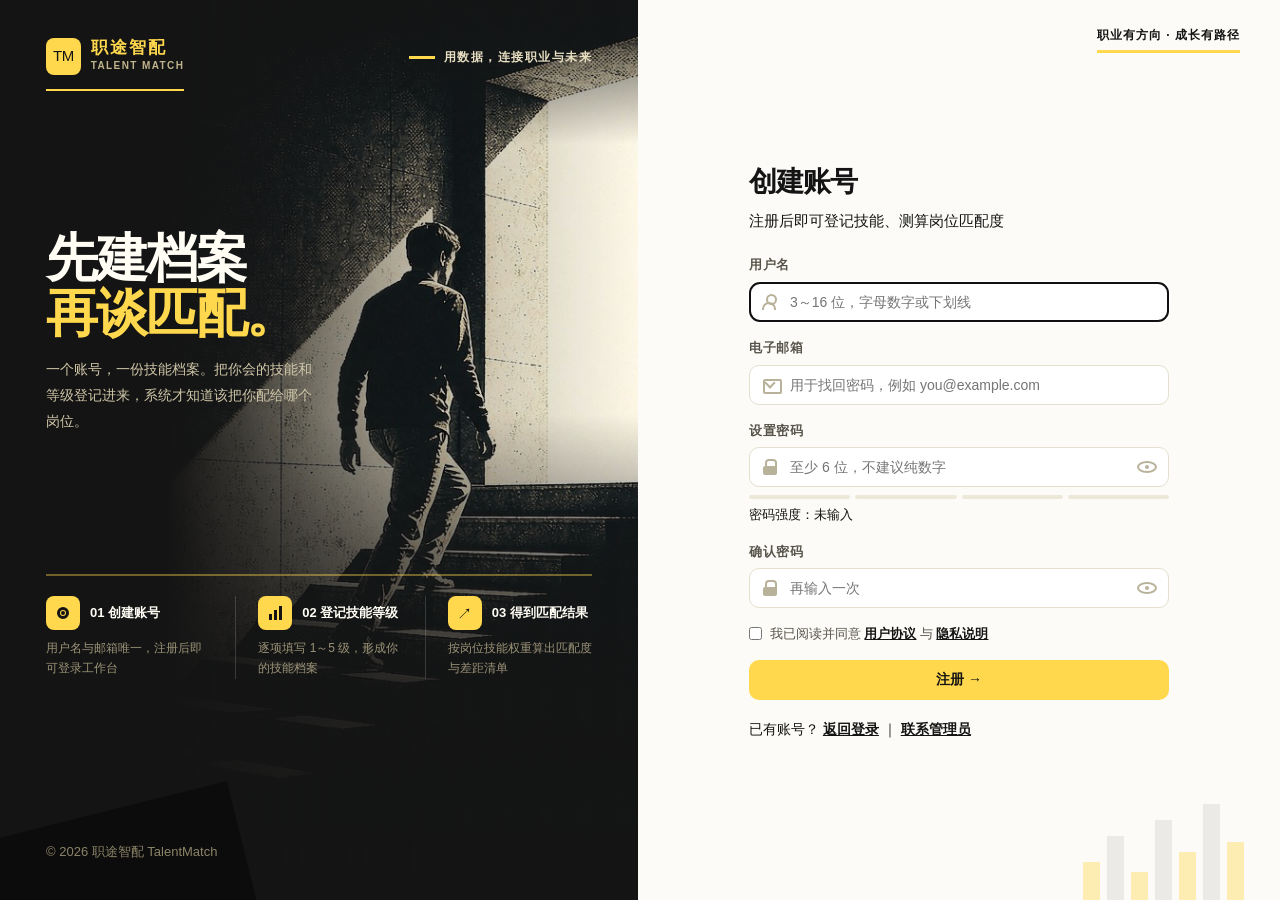
<file: pages/register.html>
<!DOCTYPE html>
<html lang="zh-CN">
<!--
    页面名称：注册页
    对应数据库表：users（用户表）、userRoles（用户角色表）
    功能描述：新用户注册：必填校验、邮箱格式校验、口令强度与两次输入一致性校验，写入用户表
    作者：刘帅 2621010714
    完成日期：2026-10-29
-->


<head>
    <meta charset="UTF-8">
    <meta name="viewport" content="width=device-width, initial-scale=1.0">
    <title>注册 · 职途智配</title>
    <link rel="icon" href="../img/favicon.ico">
    <link rel="stylesheet" href="../css/style.css">
</head>

<body>

    <div class="login">

        <!-- 左侧品牌区：背景图 + 大标题 + 三列特性 -->
        <section class="login-left">
            <div class="login-bg">
                <img src="../img/login-hero.jpg" alt="">
                <div class="login-bg-mask"></div>
            </div>
            <!-- 左下角暗色斜切装饰 -->
            <div class="login-corner"></div>

            <!-- 顶部：品牌标 + 宣传语 -->
            <header class="login-top">
                <a class="brand brand--panel" href="welcome.html">
                    <span class="brand-mark brand-mark--gold">TM</span>
                    <span>
                        <span class="brand-name">职途智配</span>
                        <span class="brand-sub brand-sub--gold">TALENT MATCH</span>
                    </span>
                </a>
                <p class="login-slogan"><span class="slogan-dash"></span>用数据，连接职业与未来</p>
            </header>

            <!-- 中部：大标题 + 说明文字 -->
            <div class="login-mid">
                <h1 class="login-title"><span class="t-white">先建档案</span><br><span class="t-yellow">再谈匹配。</span></h1>
                <p class="login-lede">一个账号，一份技能档案。把你会的技能和等级登记进来，系统才知道该把你配给哪个岗位。</p>
            </div>

            <!-- 底部三列特性（图标全部 CSS 绘制） -->
            <div class="login-feats">
                <div class="feat">
                    <div class="feat-head">
                        <span class="feat-badge"><span class="ico-ring"></span></span>
                        <span class="feat-title">01 创建账号</span>
                    </div>
                    <p class="feat-sub">用户名与邮箱唯一，注册后即可登录工作台</p>
                </div>
                <div class="feat">
                    <div class="feat-head">
                        <span class="feat-badge"><span
                                class="ico-bars"><span></span><span></span><span></span></span></span>
                        <span class="feat-title">02 登记技能等级</span>
                    </div>
                    <p class="feat-sub">逐项填写 1～5 级，形成你的技能档案</p>
                </div>
                <div class="feat">
                    <div class="feat-head">
                        <span class="feat-badge"><span class="ico-up">&nearr;</span></span>
                        <span class="feat-title">03 得到匹配结果</span>
                    </div>
                    <p class="feat-sub">按岗位技能权重算出匹配度与差距清单</p>
                </div>
            </div>

            <p class="muted copyright-panel">&copy; 2026 职途智配 TalentMatch</p>
        </section>

        <!-- 右侧注册表单 -->
        <section class="login-right">
            <p class="login-tag">职业有方向 · 成长有路径</p>
            <!-- 右下角城市剪影装饰（纯 CSS） -->
            <div class="login-city">
                <span></span><span></span><span></span><span></span><span></span><span></span><span></span></div>

            <!-- 表单盒子 -->
            <div class="login-box">
                <h2>创建账号</h2>
                <p class="login-sub">注册后即可登记技能、测算岗位匹配度</p>

                <!-- 注册表单：validateRegister() 校验 -->
                <form action="login.html" method="get" onsubmit="return validateRegister()" id="regForm">
                    <p class="form-error hidden" id="err"></p>

                    <div class="field">
                        <label for="username">用户名</label>
                        <div class="in-wrap">
                            <span class="in-ico"></span>
                            <input class="input" type="text" id="username" name="username" placeholder="3～16 位，字母数字或下划线"
                                maxlength="16" autofocus>
                        </div>
                    </div>

                    <div class="field">
                        <label for="email">电子邮箱</label>
                        <div class="in-wrap">
                            <span class="in-ico in-ico--mail"></span>
                            <input class="input" type="text" id="email" name="email"
                                placeholder="用于找回密码，例如 you@example.com" maxlength="60">
                        </div>
                    </div>

                    <div class="field">
                        <label for="password">设置密码</label>
                        <div class="in-wrap">
                            <span class="in-ico in-ico--lock"></span>
                            <input class="input input--pw" type="password" id="password" name="password"
                                placeholder="至少 6 位，不建议纯数字" maxlength="20" oninput="updateStrength()">
                            <button class="pw-eye" type="button" onclick="togglePassword(this, 'password')"
                                aria-label="显示或隐藏密码">
                                <span class="eye"></span>
                            </button>
                        </div>
                        <div class="pw-meter" id="meter">
                            <span></span><span></span><span></span><span></span>
                        </div>
                        <p class="pw-hint" id="hint">密码强度：未输入</p>
                    </div>

                    <div class="field">
                        <label for="password2">确认密码</label>
                        <div class="in-wrap">
                            <span class="in-ico in-ico--lock"></span>
                            <input class="input input--pw" type="password" id="password2" name="password2"
                                placeholder="再输入一次" maxlength="20">
                            <button class="pw-eye" type="button" onclick="togglePassword(this, 'password2')"
                                aria-label="显示或隐藏密码">
                                <span class="eye"></span>
                            </button>
                        </div>
                    </div>

                    <!-- 条款同意勾选 -->
                    <div class="reg-terms">
                        <label class="flex-top">
                            <input type="checkbox" id="agree" name="agree" class="mt-3">
                            <span>我已阅读并同意 <a href="#">用户协议</a> 与 <a href="#">隐私说明</a></span>
                        </label>
                    </div>

                    <button class="btn btn--primary btn--block" type="submit">注册 &rarr;</button>
                </form>

                <!-- 注册成功卡片（默认隐藏，注册成功后替换表单显示） -->
                <div class="reg-done hidden" id="done">
                    <p class="demo-main">账号已创建</p>
                    <p class="demo-more" id="doneText">用户名 —</p>
                    <p class="demo-more mt-8">这个账号只在当前页面里有效，刷新后需要重新注册。</p>
                    <a class="btn btn--primary btn--block btn--soft" href="login.html">去登录 &rarr;</a>
                </div>

                <p class="login-foot-links">已有账号？
                    <a href="login.html">返回登录</a>
                    ｜ <a href="mailto:admin@example.com">联系管理员</a>
                </p>
            </div>
        </section>

    </div>

    <script src="../js/data.js"></script>
    <script src="../js/main.js"></script>
    <script src="../js/register.js"></script>

</body>

</html>
</file>
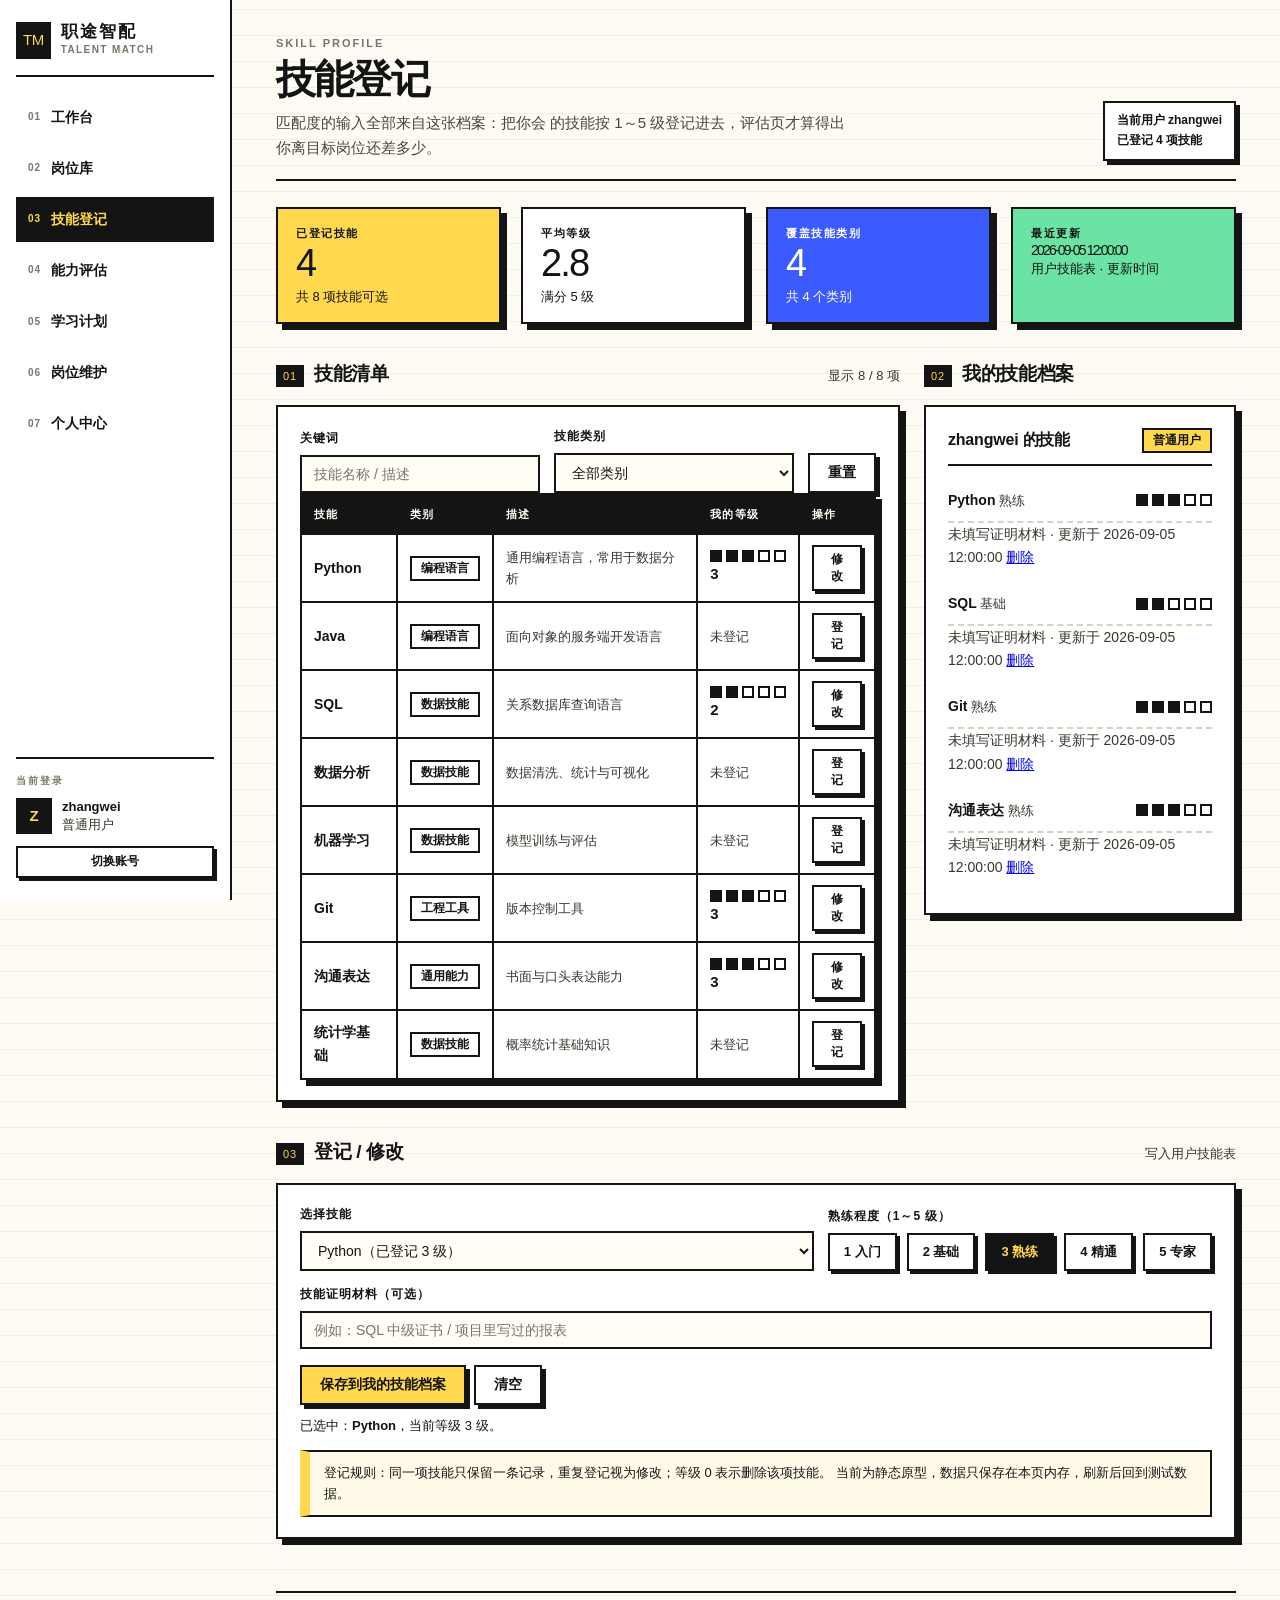
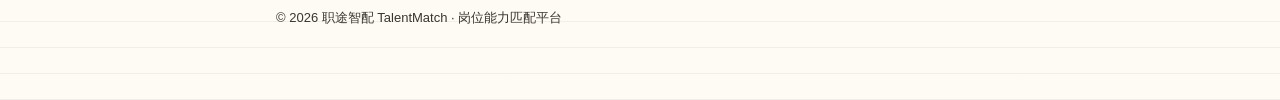
<file: pages/skill_list.html>
<!DOCTYPE html>
<html lang="zh-CN">
<!--
    页面名称：技能登记
    对应数据库表：skills（技能表）、skillCategories（技能类别表）、userSkills（用户技能表）
    功能描述：技能库浏览与筛选，登记/修改/删除个人技能及等级
    作者：刘帅 2621010714
    完成日期：2026-10-29
-->


<head>
    <meta charset="UTF-8">
    <meta name="viewport" content="width=device-width, initial-scale=1.0">
    <title>技能登记 · 职途智配</title>
    <link rel="icon" href="../img/favicon.ico">
    <link rel="stylesheet" href="../css/style.css">
</head>

<body>

    <!-- ==================== 左侧固定导航：品牌 / 菜单（main.js 渲染）/ 当前用户 ==================== -->
    <aside class="side">
        <a class="brand" href="welcome.html">
            <span class="brand-mark">TM</span>
            <span>
                <span class="brand-name">职途智配</span>
                <span class="brand-sub">TALENT MATCH</span>
            </span>
        </a>
        <nav class="nav" id="nav"></nav>
        <div class="side-foot" id="sideWho"></div>
    </aside>

    <!-- ==================== 主内容区 ==================== -->
    <main class="main">
        <div class="wrap">

            <!-- 页头：标题 + 副标题 -->
            <header class="page-head">
                <div>
                    <p class="page-crumb">SKILL PROFILE</p>
                    <h1 class="page-title">技能登记</h1>
                    <p class="page-lede">匹配度的输入全部来自这张档案：把你会 的技能按 1～5 级登记进去，评估页才算得出你离目标岗位还差多少。</p>
                </div>
                <div class="page-meta" id="meta"></div>
            </header>

            <!-- 统计卡：已登记 / 平均等级 / 覆盖类别 / 最近更新 -->
            <section class="sec mt-0">
                <div class="stats" id="skillStats"></div>
            </section>

            <!-- 左：技能清单（可筛选、可挑选）｜ 右：我的技能档案 -->
            <section class="sec">
                <div class="split">
                    <div class="split-main">
                        <div class="sec-head">
                            <span class="sec-no">01</span>
                            <h2 class="sec-title">技能清单</h2>
                            <span class="sec-note" id="listNote"></span>
                        </div>
                        <div class="card">
                            <div class="toolbar">
                                <div class="field grow-180">
                                    <label for="kw">关键词</label>
                                    <input class="input" type="text" id="kw" oninput="filterSkills()"
                                        placeholder="技能名称 / 描述" maxlength="20">
                                </div>
                                <div class="field grow-170">
                                    <label for="selCat">技能类别</label>
                                    <select class="select" id="selCat" onchange="filterSkills()"></select>
                                </div>
                                <div class="field">
                                    <label>&nbsp;</label>
                                    <button class="btn" type="button" onclick="resetSkillFilter()">重置</button>
                                </div>
                            </div>
                            <div class="tbl-wrap">
                                <table class="tbl" id="skillTable"></table>
                            </div>
                        </div>
                    </div>

                    <div class="split-side">
                        <div class="sec-head">
                            <span class="sec-no">02</span>
                            <h2 class="sec-title">我的技能档案</h2>
                        </div>
                        <div id="myProfile"></div>
                    </div>
                </div>
            </section>

            <!-- 登记区：选技能 → 定等级 → 保存 -->
            <section class="sec">
                <div class="sec-head">
                    <span class="sec-no">03</span>
                    <h2 class="sec-title">登记 / 修改</h2>
                    <span class="sec-note">写入用户技能表</span>
                </div>
                <div class="card">
                    <div class="toolbar">
                        <div class="field grow-220">
                            <label for="selSkill">选择技能</label>
                            <select class="select" id="selSkill" onchange="pickSkill()"></select>
                        </div>
                        <div class="field">
                            <label>熟练程度（1～5 级）</label>
                            <div class="tabs" id="levelTabs"></div>
                        </div>
                    </div>

                    <div class="field mt-14">
                        <label for="proof">技能证明材料（可选）</label>
                        <input class="input" type="text" id="proof" placeholder="例如：SQL 中级证书 / 项目里写过的报表" maxlength="40">
                    </div>

                    <div class="flex-top mt-14">
                        <button class="btn btn--primary" type="button" onclick="saveSkill()">保存到我的技能档案</button>
                        <button class="btn" type="button" onclick="clearForm()">清空</button>
                    </div>

                    <p class="form-error hidden" id="skillErr"></p>
                    <p class="pw-hint mt-10" id="skillHint"></p>

                    <div class="callout mt-14">
                        登记规则：同一项技能只保留一条记录，重复登记视为修改；等级 0 表示删除该项技能。
                        当前为静态原型，数据只保存在本页内存，刷新后回到测试数据。
                    </div>
                </div>
            </section>

            <!-- 页脚 -->
            <footer class="foot">
                <span>&copy; 2026 职途智配 TalentMatch · 岗位能力匹配平台</span>
            </footer>

        </div>
    </main>

    <script src="../js/data.js"></script>
    <script src="../js/main.js"></script>
    <script src="../js/skill_list.js"></script>
</body>

</html>
</file>
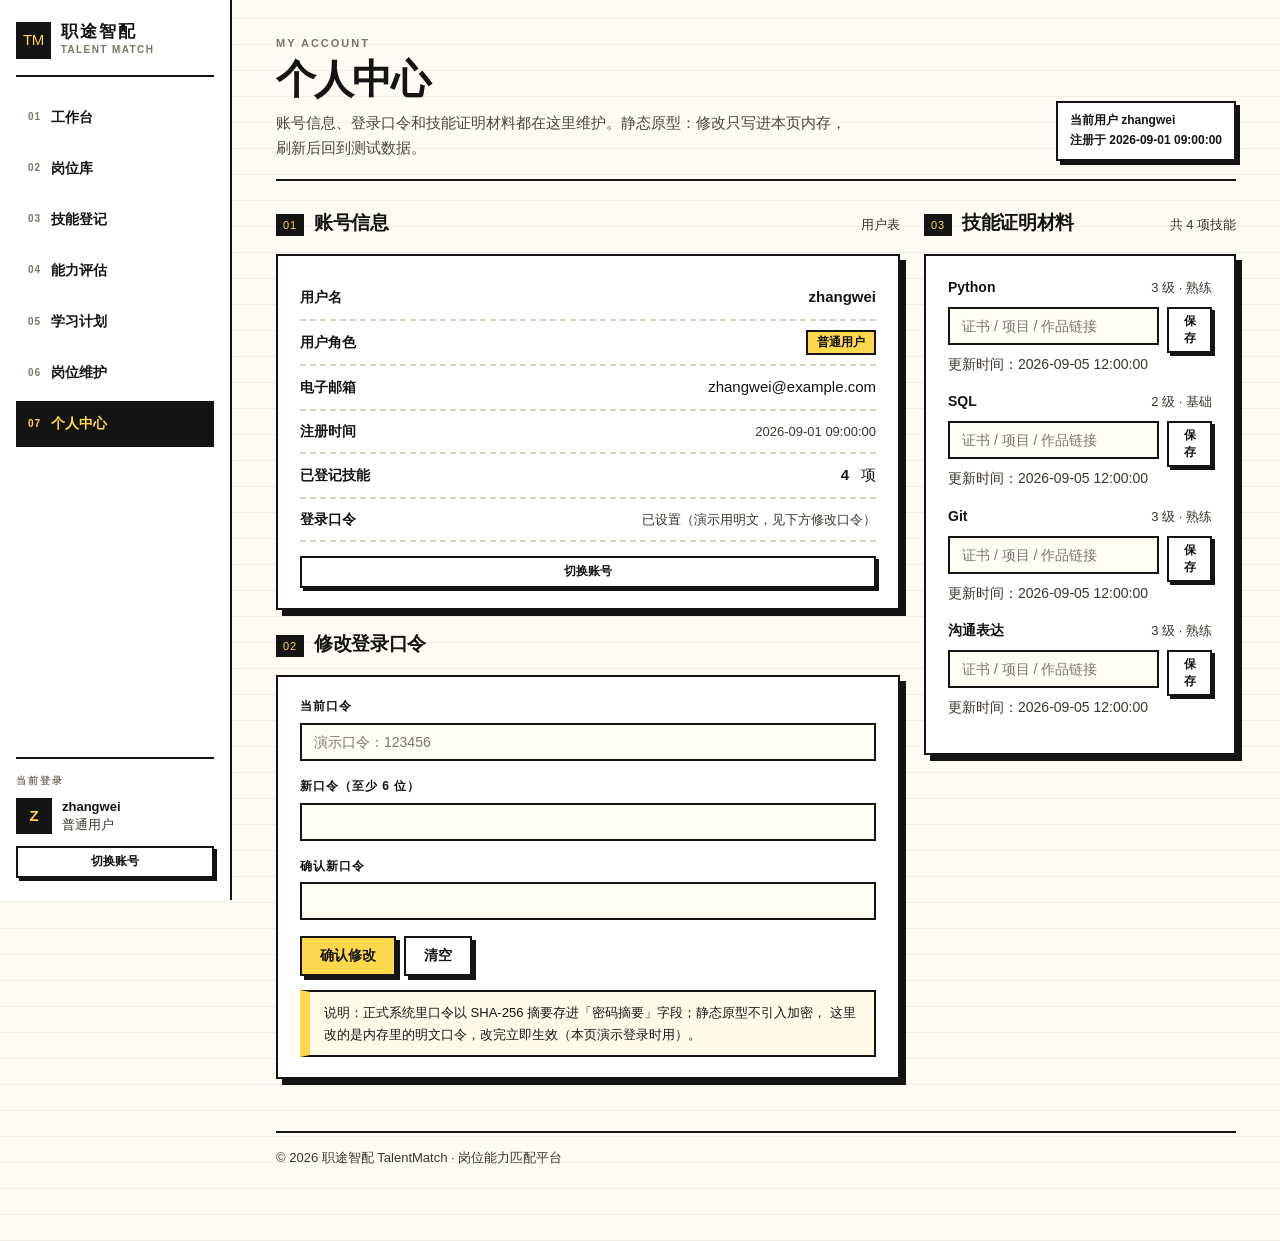
<file: pages/user_form.html>
<!DOCTYPE html>
<html lang="zh-CN">
<!--
    页面名称：个人中心
    对应数据库表：users（用户表）、userSkills（用户技能表）、skills（技能表）
    功能描述：账号信息查看、修改登录口令、技能证明材料编辑
    作者：刘帅 2621010714
    完成日期：2026-10-29
-->


<head>
    <meta charset="UTF-8">
    <meta name="viewport" content="width=device-width, initial-scale=1.0">
    <title>个人中心 · 职途智配</title>
    <link rel="icon" href="../img/favicon.ico">
    <link rel="stylesheet" href="../css/style.css">
</head>

<body>

    <!-- ==================== 左侧固定导航：品牌 / 菜单（main.js 渲染）/ 当前用户 ==================== -->
    <aside class="side">
        <a class="brand" href="welcome.html">
            <span class="brand-mark">TM</span>
            <span>
                <span class="brand-name">职途智配</span>
                <span class="brand-sub">TALENT MATCH</span>
            </span>
        </a>
        <nav class="nav" id="nav"></nav>
        <div class="side-foot" id="sideWho"></div>
    </aside>

    <!-- ==================== 主内容区 ==================== -->
    <main class="main">
        <div class="wrap">

            <!-- 页头：标题 + 副标题 -->
            <header class="page-head">
                <div>
                    <p class="page-crumb">MY ACCOUNT</p>
                    <h1 class="page-title">个人中心</h1>
                    <p class="page-lede">账号信息、登录口令和技能证明材料都在这里维护。静态原型：修改只写进本页内存，刷新后回到测试数据。</p>
                </div>
                <div class="page-meta" id="meta"></div>
            </header>

            <!-- 左：账号信息 + 修改口令 ｜ 右：技能证明材料 -->
            <section class="sec mt-0">
                <div class="split">
                    <div class="split-main">
                        <!-- 账号信息：来自用户表 -->
                        <div class="sec-head">
                            <span class="sec-no">01</span>
                            <h2 class="sec-title">账号信息</h2>
                            <span class="sec-note">用户表</span>
                        </div>
                        <div class="card" id="accountCard"></div>

                        <!-- 修改口令 -->
                        <div class="sec-head mt-18">
                            <span class="sec-no">02</span>
                            <h2 class="sec-title">修改登录口令</h2>
                        </div>
                        <div class="card">
                            <div class="field">
                                <label for="oldPwd">当前口令</label>
                                <input class="input" type="password" id="oldPwd" maxlength="20"
                                    placeholder="演示口令：123456">
                            </div>
                            <div class="field mt-14">
                                <label for="newPwd">新口令（至少 6 位）</label>
                                <input class="input" type="password" id="newPwd" maxlength="20">
                            </div>
                            <div class="field mt-14">
                                <label for="newPwd2">确认新口令</label>
                                <input class="input" type="password" id="newPwd2" maxlength="20">
                            </div>
                            <div class="flex-top mt-14">
                                <button class="btn btn--primary" type="button" onclick="changePwd()">确认修改</button>
                                <button class="btn" type="button" onclick="resetPwdForm()">清空</button>
                            </div>
                            <p class="form-error hidden" id="pwdErr"></p>
                            <p class="pw-hint mt-10" id="pwdHint"></p>
                            <div class="callout mt-14">
                                说明：正式系统里口令以 SHA-256 摘要存进「密码摘要」字段；静态原型不引入加密，
                                这里改的是内存里的明文口令，改完立即生效（本页演示登录时用）。
                            </div>
                        </div>
                    </div>

                    <div class="split-side">
                        <!-- 技能证明材料：来自用户技能表 -->
                        <div class="sec-head">
                            <span class="sec-no">03</span>
                            <h2 class="sec-title">技能证明材料</h2>
                            <span class="sec-note" id="proofNote"></span>
                        </div>
                        <div id="proofList"></div>
                    </div>
                </div>
            </section>

            <!-- 页脚 -->
            <footer class="foot">
                <span>&copy; 2026 职途智配 TalentMatch · 岗位能力匹配平台</span>
            </footer>

        </div>
    </main>

    <script src="../js/data.js"></script>
    <script src="../js/main.js"></script>
    <script src="../js/user_form.js"></script>
</body>

</html>
</file>
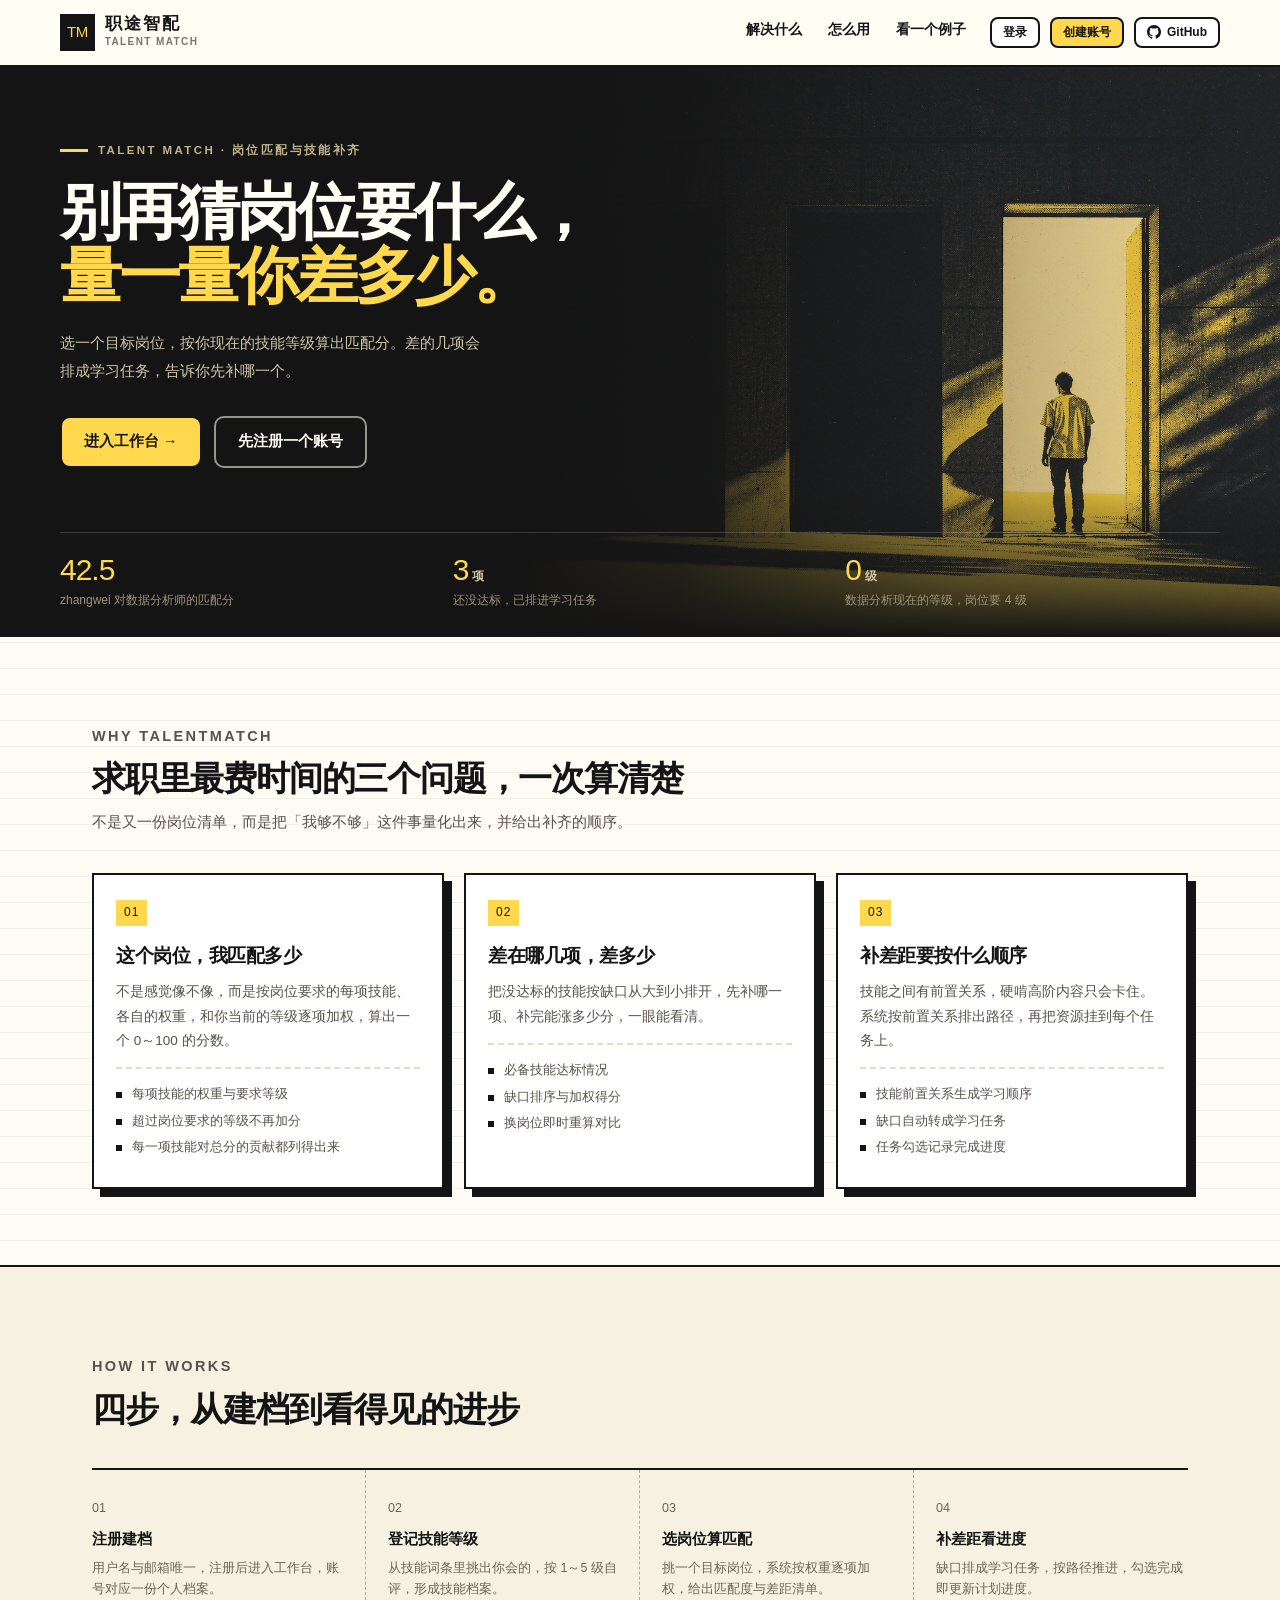
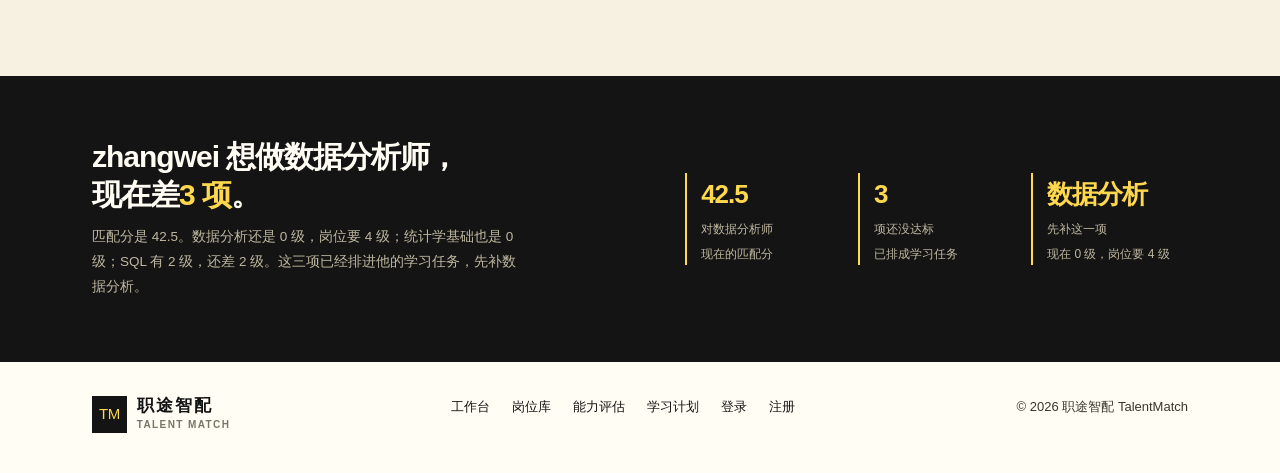
<file: pages/welcome.html>
<!DOCTYPE html>
<html lang="zh-CN">
<!--
    页面名称：欢迎页（导航落地页）
    对应数据库表：无（纯导航落地页，不直接读写数据表）
    功能描述：介绍平台定位与使用路径，引导登录、注册或直接进入工作台
    作者：刘帅 2621010714
    完成日期：2026-10-29
-->


<head>
    <meta charset="UTF-8">
    <meta name="viewport" content="width=device-width, initial-scale=1.0">
    <title>职途智配 · 先量一量，再选岗位</title>
    <link rel="icon" href="../img/favicon.ico">
    <link rel="stylesheet" href="../css/style.css">
</head>

<body>

    <!-- 顶部导航 -->
    <header class="lp-bar">
        <div class="lp-wrap lp-bar-in">
            <a class="brand" href="welcome.html">
                <span class="brand-mark">TM</span>
                <span>
                    <span class="brand-name">职途智配</span>
                    <span class="brand-sub">TALENT MATCH</span>
                </span>
            </a>
            <nav class="lp-nav">
                <a href="#values">解决什么</a>
                <a href="#how">怎么用</a>
                <a href="#example">看一个例子</a>
            </nav>
            <div class="lp-bar-cta">
                <a class="btn btn--sm" href="login.html">登录</a>
                <a class="btn btn--sm btn--primary" href="register.html">创建账号</a>
                <a class="btn btn--sm btn--github" href="https://github.com" target="_blank" rel="noopener noreferrer">
                    <svg viewBox="0 0 16 16" aria-hidden="true"><path fill="currentColor" d="M8 0C3.58 0 0 3.58 0 8c0 3.54 2.29 6.53 5.47 7.59.4.07.55-.17.55-.38 0-.19-.01-.82-.01-1.49-2.01.37-2.53-.49-2.69-.94-.09-.23-.48-.94-.82-1.13-.28-.15-.68-.52-.01-.53.63-.01 1.08.58 1.23.82.72 1.21 1.87.87 2.33.66.07-.52.28-.87.51-1.07-1.78-.2-3.64-.89-3.64-3.95 0-.87.31-1.59.82-2.15-.08-.2-.36-1.02.08-2.12 0 0 .67-.21 2.2.82.64-.18 1.32-.27 2-.27.68 0 1.36.09 2 .27 1.53-1.04 2.2-.82 2.2-.82.44 1.1.16 1.92.08 2.12.51.56.82 1.27.82 2.15 0 3.07-1.87 3.75-3.65 3.95.29.25.54.73.54 1.48 0 1.07-.01 1.93-.01 2.2 0 .21.15.46.55.38A8.013 8.013 0 0016 8c0-4.42-3.58-8-8-8z"/></svg>
                    GitHub
                </a>
            </div>
        </div>
    </header>

    <!-- 首屏 -->
    <section class="lp-hero">
        <div class="lp-hero-bg">
            <img src="../img/hero-welcome.jpg" alt="">
            <div class="lp-hero-mask"></div>
        </div>

        <div class="lp-wrap lp-hero-in">
            <p class="lp-eyebrow"><span></span>TALENT MATCH · 岗位匹配与技能补齐</p>

            <h1 class="lp-h1">别再猜岗位要什么，<br><em>量一量你差多少。</em></h1>

            <p class="lp-lede">选一个目标岗位，按你现在的技能等级算出匹配分。差的几项会排成学习任务，告诉你先补哪一个。</p>

            <div class="lp-cta">
                <a class="btn btn--primary" href="../index.html">进入工作台 &rarr;</a>
                <a class="btn btn--ghost" href="register.html">先注册一个账号</a>
            </div>

            <div class="lp-stats lp-stats--3">
                <div>
                    <p class="lp-stat-num">42.5</p>
                    <p class="lp-stat-label">zhangwei 对数据分析师的匹配分</p>
                </div>
                <div>
                    <p class="lp-stat-num">3<small>项</small></p>
                    <p class="lp-stat-label">还没达标，已排进学习任务</p>
                </div>
                <div>
                    <p class="lp-stat-num">0<small>级</small></p>
                    <p class="lp-stat-label">数据分析现在的等级，岗位要 4 级</p>
                </div>
            </div>
        </div>
    </section>

    <!-- 解决什么 -->
    <section class="lp-sec" id="values">
        <div class="lp-wrap">
            <div class="lp-sec-head">
                <p class="lp-kicker">WHY TALENTMATCH</p>
                <h2>求职里最费时间的三个问题，一次算清楚</h2>
                <p>不是又一份岗位清单，而是把「我够不够」这件事量化出来，并给出补齐的顺序。</p>
            </div>

            <div class="lp-cards">
                <article class="lp-card">
                    <span class="lp-card-no">01</span>
                    <h3>这个岗位，我匹配多少</h3>
                    <p>不是感觉像不像，而是按岗位要求的每项技能、各自的权重，和你当前的等级逐项加权，算出一个 0～100 的分数。</p>
                    <ul>
                        <li>每项技能的权重与要求等级</li>
                        <li>超过岗位要求的等级不再加分</li>
                        <li>每一项技能对总分的贡献都列得出来</li>
                    </ul>
                </article>

                <article class="lp-card">
                    <span class="lp-card-no">02</span>
                    <h3>差在哪几项，差多少</h3>
                    <p>把没达标的技能按缺口从大到小排开，先补哪一项、补完能涨多少分，一眼能看清。</p>
                    <ul>
                        <li>必备技能达标情况</li>
                        <li>缺口排序与加权得分</li>
                        <li>换岗位即时重算对比</li>
                    </ul>
                </article>

                <article class="lp-card">
                    <span class="lp-card-no">03</span>
                    <h3>补差距要按什么顺序</h3>
                    <p>技能之间有前置关系，硬啃高阶内容只会卡住。系统按前置关系排出路径，再把资源挂到每个任务上。</p>
                    <ul>
                        <li>技能前置关系生成学习顺序</li>
                        <li>缺口自动转成学习任务</li>
                        <li>任务勾选记录完成进度</li>
                    </ul>
                </article>
            </div>
        </div>
    </section>

    <!-- 怎么用 -->
    <section class="lp-sec lp-sec--tint" id="how">
        <div class="lp-wrap">
            <div class="lp-sec-head">
                <p class="lp-kicker">HOW IT WORKS</p>
                <h2>四步，从建档到看得见的进步</h2>
            </div>

            <div class="lp-steps">
                <div class="lp-step">
                    <p class="lp-step-no">01</p>
                    <h4>注册建档</h4>
                    <p>用户名与邮箱唯一，注册后进入工作台，账号对应一份个人档案。</p>
                </div>
                <div class="lp-step">
                    <p class="lp-step-no">02</p>
                    <h4>登记技能等级</h4>
                    <p>从技能词条里挑出你会的，按 1～5 级自评，形成技能档案。</p>
                </div>
                <div class="lp-step">
                    <p class="lp-step-no">03</p>
                    <h4>选岗位算匹配</h4>
                    <p>挑一个目标岗位，系统按权重逐项加权，给出匹配度与差距清单。</p>
                </div>
                <div class="lp-step">
                    <p class="lp-step-no">04</p>
                    <h4>补差距看进度</h4>
                    <p>缺口排成学习任务，按路径推进，勾选完成即更新计划进度。</p>
                </div>
            </div>
        </div>
    </section>

    <!-- 一个具体的人 -->
    <section class="lp-facts" id="example">
        <div class="lp-wrap lp-facts-grid">
            <div>
                <h2>zhangwei 想做数据分析师，<br>现在差<em>3 项</em>。</h2>
                <p>匹配分是 42.5。数据分析还是 0 级，岗位要 4 级；统计学基础也是 0 级；SQL 有 2 级，还差 2 级。这三项已经排进他的学习任务，先补数据分析。</p>
            </div>

            <div class="lp-fact-row">
                <div class="lp-fact">
                    <b>42.5</b>
                    <span>对数据分析师<br>现在的匹配分</span>
                </div>
                <div class="lp-fact">
                    <b>3</b>
                    <span>项还没达标<br>已排成学习任务</span>
                </div>
                <div class="lp-fact">
                    <b>数据分析</b>
                    <span>先补这一项<br>现在 0 级，岗位要 4 级</span>
                </div>
            </div>
        </div>
    </section>

    <!-- 页脚 -->
    <footer class="lp-foot">
        <div class="lp-wrap lp-foot-in">
            <a class="brand brand--bare" href="welcome.html">
                <span class="brand-mark">TM</span>
                <span>
                    <span class="brand-name">职途智配</span>
                    <span class="brand-sub">TALENT MATCH</span>
                </span>
            </a>

            <nav class="lp-foot-links">
                <a href="../index.html">工作台</a>
                <a href="job_list.html">岗位库</a>
                <a href="assessment_form.html">能力评估</a>
                <a href="plan_list.html">学习计划</a>
                <a href="login.html">登录</a>
                <a href="register.html">注册</a>
            </nav>

            <p class="muted">&copy; 2026 职途智配 TalentMatch</p>
        </div>
    </footer>

    <script src="../js/data.js"></script>
    <script src="../js/main.js"></script>
</body>

</html>
</file>
<file: css/style.css>
/* ============================================================
   职途智配 TalentMatch —— 全局样式表
   风格：新粗野主义
   2px 硬边描边 + 无模糊硬阴影（偏移不羽化）+ 高饱和色块
   ============================================================ */

/* ---------- 一、基础 ---------- */

* {
    margin: 0;
    padding: 0;
    box-sizing: border-box;
}

body {
    background-color: #FDFBF4;
    background-image: repeating-linear-gradient(0deg, rgba(20, 20, 20, 0.055) 0px, rgba(20, 20, 20, 0.055) 1px, rgba(0, 0, 0, 0) 1px, rgba(0, 0, 0, 0) 26px);
    color: #141414;
    font-family: "PingFang SC", "Microsoft YaHei", "Source Han Sans SC", Arial, sans-serif;
    font-size: 15px;
    line-height: 1.65;
}

h1,
h2,
h3,
.num {
    font-family: "Arial Black", "PingFang SC", "Microsoft YaHei", sans-serif;
    font-weight: 900;
}

.muted {
    color: #3A362E;
    font-size: 13px;
}

/* ---------- 二、左侧固定导航 ---------- */

.side {
    position: fixed;
    top: 0;
    left: 0;
    bottom: 0;
    width: 232px;
    background-color: #FFFFFF;
    border-right: 2px solid #141414;
    padding: 22px 16px;
    display: flex;
    flex-direction: column;
    z-index: 20;
}

.brand {
    display: flex;
    align-items: center;
    gap: 10px;
    padding-bottom: 16px;
    border-bottom: 2px solid #141414;
    margin-bottom: 18px;
    text-decoration: none;
    color: #141414;
}

.brand-mark {
    background-color: #141414;
    color: #FFD84D;
    font-family: "Arial Black", sans-serif;
    font-size: 15px;
    padding: 6px 7px;
    letter-spacing: -0.5px;
}

.brand-name {
    display: block;
    font-size: 17px;
    font-weight: 900;
    letter-spacing: 2px;
    line-height: 1.2;
}

.brand-sub {
    display: block;
    font-size: 10px;
    font-weight: 700;
    letter-spacing: 1.4px;
    color: #7A7566;
}

.nav {
    flex: 1;
}

.nav-item {
    display: flex;
    align-items: center;
    gap: 10px;
    border: 2px solid rgba(255, 255, 255, 0);
    padding: 9px 10px;
    margin-bottom: 6px;
    text-decoration: none;
    color: #141414;
    font-size: 14px;
    font-weight: 700;
    transition: transform 0.3s ease;
}

.nav-item:hover {
    background-color: #FFFBEA;
    border-color: #141414;
}

.nav-item--on {
    background-color: #141414;
    color: #FFD84D;
    border-color: #141414;
}

.nav-no {
    font-family: "Arial Black", sans-serif;
    font-size: 10px;
    letter-spacing: 1px;
    color: #7A7566;
}

.nav-item--on .nav-no {
    color: #FFD84D;
}

.side-foot {
    border-top: 2px solid #141414;
    padding-top: 14px;
}

.side-label {
    font-size: 10px;
    font-weight: 900;
    letter-spacing: 2px;
    color: #7A7566;
    margin-bottom: 8px;
}

.who {
    display: flex;
    align-items: center;
    gap: 10px;
    margin-bottom: 12px;
}

.who-mark {
    display: flex;
    align-items: center;
    justify-content: center;
    width: 36px;
    height: 36px;
    background-color: #141414;
    color: #FFD84D;
    border: 2px solid #141414;
    font-weight: 900;
    font-size: 15px;
}

.who-txt {
    display: flex;
    flex-direction: column;
    font-size: 13px;
    line-height: 1.4;
}

/* ---------- 三、主区域 ---------- */

.main {
    margin-left: 232px;
    padding: 34px 44px 72px;
}

.wrap {
    max-width: 1280px;
}

.page-head {
    display: flex;
    justify-content: space-between;
    align-items: flex-end;
    gap: 24px;
    border-bottom: 2px solid #141414;
    padding-bottom: 18px;
    margin-bottom: 26px;
}

.page-crumb {
    font-size: 11px;
    font-weight: 900;
    letter-spacing: 2px;
    color: #7A7566;
    margin-bottom: 6px;
}

.page-title {
    font-size: 40px;
    line-height: 1.08;
    letter-spacing: -1.8px;
}

.page-lede {
    margin-top: 10px;
    font-size: 15px;
    color: #4A463C;
    max-width: 580px;
}

.page-meta {
    border: 2px solid #141414;
    background-color: #FFFFFF;
    box-shadow: 4px 4px 0 #141414;
    padding: 8px 12px;
    font-size: 12px;
    font-weight: 700;
    white-space: nowrap;
}

/* ---------- 四、区块与卡片 ---------- */

.sec {
    margin-top: 34px;
}

.sec-head {
    display: flex;
    align-items: baseline;
    gap: 10px;
    margin-bottom: 16px;
}

.sec-no {
    background-color: #141414;
    color: #FFD84D;
    font-family: "Arial Black", sans-serif;
    font-size: 11px;
    padding: 2px 7px;
    letter-spacing: 1px;
}

.sec-title {
    font-size: 19px;
    letter-spacing: -0.4px;
}

.sec-note {
    margin-left: auto;
    font-size: 13px;
    color: #3A362E;
}

.card {
    background-color: #FFFFFF;
    border: 2px solid #141414;
    box-shadow: 6px 6px 0 #141414;
    padding: 20px 22px;
}

.card-head {
    display: flex;
    justify-content: space-between;
    align-items: center;
    gap: 12px;
    border-bottom: 2px solid #141414;
    padding-bottom: 10px;
    margin-bottom: 14px;
}

.card-title {
    font-size: 16px;
    letter-spacing: -0.2px;
}

.stats {
    display: grid;
    grid-template-columns: repeat(auto-fit, minmax(190px, 1fr));
    gap: 20px;
}

.stat {
    border: 2px solid #141414;
    box-shadow: 6px 6px 0 #141414;
    background-color: #FFFFFF;
    padding: 15px 18px;
}

.stat--yellow {
    background-color: #FFD84D;
}

.stat--blue {
    background-color: #3B5BFF;
    color: #FFFFFF;
}

.stat--mint {
    background-color: #6BE3A4;
}

.stat-label {
    font-size: 11px;
    font-weight: 900;
    letter-spacing: 1.6px;
}

.stat-num {
    font-family: "Arial Black", sans-serif;
    font-size: 38px;
    line-height: 1.15;
    letter-spacing: -1.8px;
}

.stat-sub {
    font-size: 13px;
    color: #141414;
}

.stat--blue .stat-sub {
    color: #FFFFFF;
}

/* 工作台统计卡退到匹配排行之后，只作附录 */
.stats--aside {
    gap: 12px;
}

.stats--aside .stat,
.stats--aside .stat--yellow,
.stats--aside .stat--blue,
.stats--aside .stat--mint {
    background-color: #FFFFFF;
    color: #141414;
    box-shadow: 3px 3px 0 #141414;
    padding: 10px 14px;
}

.stats--aside .stat-num {
    font-size: 26px;
}

.stats--aside .stat--blue .stat-sub {
    color: #141414;
}

/* ---------- 五、岗位卡片 ---------- */

.jobs-grid {
    display: grid;
    grid-template-columns: repeat(auto-fit, minmax(320px, 1fr));
    gap: 24px;
}

.job-card {
    display: flex;
    flex-direction: column;
    transition: transform 0.3s ease;
}

.job-card:hover {
    transform: translateY(-5px);
}

.job-top {
    display: flex;
    justify-content: space-between;
    align-items: flex-start;
    gap: 12px;
}

.job-cat {
    font-size: 11px;
    font-weight: 700;
    letter-spacing: 1.2px;
    color: #7A7566;
}

.job-name {
    font-size: 21px;
    line-height: 1.25;
    letter-spacing: -0.8px;
}

.job-desc {
    margin-top: 8px;
    font-size: 13px;
    color: #4A463C;
}

.match-line {
    display: flex;
    align-items: baseline;
    gap: 8px;
    margin-top: 16px;
}

.match-num {
    font-family: "Arial Black", sans-serif;
    font-size: 34px;
    line-height: 1;
    letter-spacing: -1.5px;
}

.job-card--lead .match-num {
    font-size: 48px;
}

.job-card--lead .job-foot .btn {
    padding: 8px 16px;
    font-size: 14px;
    box-shadow: 4px 4px 0 #141414;
}

.match-unit {
    font-size: 13px;
    font-weight: 700;
    color: #141414;
    letter-spacing: 1px;
}

.job-foot {
    display: flex;
    justify-content: space-between;
    align-items: center;
    gap: 10px;
    border-top: 2px dashed #DAD3BE;
    margin-top: 14px;
    padding-top: 12px;
}

/* ---------- 六、按钮 ---------- */

.btn {
    display: inline-block;
    border: 2px solid #141414;
    background-color: #FFFFFF;
    color: #141414;
    font-family: "PingFang SC", "Microsoft YaHei", Arial, sans-serif;
    font-size: 14px;
    font-weight: 700;
    padding: 9px 18px;
    text-align: center;
    text-decoration: none;
    box-shadow: 4px 4px 0 #141414;
    transition: transform 0.3s ease;
}

.btn:hover {
    transform: translateY(-4px);
}

.btn:active {
    transform: translateY(-1px);
}

.btn--primary {
    background-color: #FFD84D;
}

.btn--dark {
    background-color: #141414;
    color: #FFD84D;
}

.btn--block {
    display: block;
    width: 100%;
}

.btn--sm {
    padding: 4px 11px;
    font-size: 12px;
    box-shadow: 3px 3px 0 #141414;
}

/* ---------- 七、标签 ---------- */

.tag {
    display: inline-block;
    border: 2px solid #141414;
    background-color: #FFFFFF;
    padding: 1px 9px;
    font-size: 12px;
    font-weight: 700;
    line-height: 1.6;
    white-space: nowrap;
}

.tag--yellow {
    background-color: #FFD84D;
}

.tag--mint {
    background-color: #6BE3A4;
}

.tag--blue {
    background-color: #3B5BFF;
    color: #FFFFFF;
}

.tag--orange {
    background-color: #FF6B3D;
    color: #141414;
}

.tag--todo {
    border-style: dashed;
    color: #141414;
    background-color: #FFFDF4;
}

/* ---------- 八、进度条与等级格 ---------- */

.bar {
    height: 14px;
    border: 2px solid #141414;
    background-color: #F2EDD9;
    overflow: hidden;
}

.bar span {
    display: block;
    height: 100%;
    background-color: #141414;
    background-image: repeating-linear-gradient(45deg, rgba(255, 255, 255, 0.32) 0px, rgba(255, 255, 255, 0.32) 3px, rgba(255, 255, 255, 0) 3px, rgba(255, 255, 255, 0) 8px);
}

.bar--yellow span {
    background-color: #FFD84D;
}

.bar--blue span {
    background-color: #3B5BFF;
}

.bar--mint span {
    background-color: #6BE3A4;
}

.bar--orange span {
    background-color: #FF6B3D;
}

.bar--sm {
    height: 9px;
}

.pips {
    display: flex;
    gap: 4px;
}

.pip {
    display: block;
    width: 12px;
    height: 12px;
    border: 2px solid #141414;
    background-color: #FFFFFF;
}

.pip--on {
    background-color: #141414;
}

/* ---------- 九、表格 ---------- */

.tbl-wrap {
    background-color: #FFFFFF;
    box-shadow: 6px 6px 0 #141414;
    overflow: hidden;
}

.tbl {
    width: 100%;
    border-collapse: collapse;
    font-size: 14px;
    background-color: #FFFFFF;
}

.tbl th {
    background-color: #141414;
    color: #FFFDF4;
    font-size: 11px;
    font-weight: 700;
    letter-spacing: 1.2px;
    text-align: left;
    padding: 10px 12px;
    border: 2px solid #141414;
    white-space: nowrap;
}

.tbl td {
    padding: 10px 12px;
    border: 2px solid #141414;
}

.tbl tbody tr:hover {
    background-color: #FFF9DC;
}

.tbl .num {
    font-size: 15px;
}

.tbl--tight td {
    padding: 7px 10px;
    font-size: 13px;
}

/* ---------- 十、表单 ---------- */

.field {
    margin-bottom: 16px;
}

.field label {
    display: block;
    font-size: 12px;
    font-weight: 900;
    letter-spacing: 1px;
    margin-bottom: 6px;
}

.input,
.select,
.textarea {
    width: 100%;
    border: 2px solid #141414;
    background-color: #FFFDF4;
    color: #141414;
    font-family: "PingFang SC", "Microsoft YaHei", Arial, sans-serif;
    font-size: 14px;
    padding: 9px 12px;
}

.input:focus,
.select:focus,
.textarea:focus {
    background-color: #FFFBEA;
    box-shadow: 4px 4px 0 #FFD84D;
}

.textarea {
    line-height: 1.6;
}

.toolbar {
    display: flex;
    flex-wrap: wrap;
    align-items: flex-end;
    gap: 14px;
}

.toolbar .field {
    margin-bottom: 0;
}

.form-error {
    border: 2px solid #141414;
    border-left: 10px solid #FF6B3D;
    background-color: #FFF0E9;
    padding: 8px 12px;
    font-size: 13px;
    font-weight: 700;
    margin-bottom: 14px;
}

.callout {
    border: 2px solid #141414;
    border-left: 10px solid #FFD84D;
    background-color: #FFFBE8;
    padding: 10px 14px;
    font-size: 13px;
    margin-top: 14px;
}

.callout--dark {
    background-color: #141414;
    color: #FFD84D;
    border-left-color: #6BE3A4;
}

/* ---------- 十一、分栏与列表 ---------- */

.split {
    display: flex;
    align-items: flex-start;
    gap: 24px;
    flex-wrap: wrap;
}

.split-main {
    flex: 2;
    min-width: 320px;
}

.split-side {
    flex: 1;
    min-width: 300px;
}

.ind-row {
    display: flex;
    align-items: center;
    gap: 14px;
    margin-bottom: 14px;
}

.ind-name {
    width: 78px;
    font-size: 13px;
    font-weight: 700;
}

.ind-bar {
    flex: 1;
}

.ind-num {
    width: 74px;
    text-align: right;
    font-family: "Arial Black", sans-serif;
    font-size: 15px;
}

.line-row {
    display: flex;
    align-items: center;
    gap: 12px;
    padding: 9px 0;
    border-bottom: 2px dashed #DAD3BE;
}

.line-row:last-child {
    border-bottom: none;
}

.line-main {
    flex: 1;
    font-size: 14px;
    font-weight: 700;
}

.line-sub {
    font-size: 13px;
    color: #3A362E;
    font-weight: 400;
}

.empty {
    border: 2px dashed #141414;
    background-color: #FFFDF4;
    padding: 34px 20px;
    text-align: center;
    font-size: 14px;
    color: #7A7566;
}

/* ---------- 十二、匹配度大卡 ---------- */

.score-card {
    background-color: #FFD84D;
    border: 2px solid #141414;
    box-shadow: 8px 8px 0 #141414;
    padding: 22px 24px;
}

.score-num {
    font-family: "Arial Black", sans-serif;
    font-size: 74px;
    line-height: 1;
    letter-spacing: -4px;
    text-shadow: 5px 5px 0 #FFFFFF;
}

.score-unit {
    font-size: 13px;
    font-weight: 900;
    letter-spacing: 1px;
}

.score-verdict {
    margin-top: 10px;
    font-size: 14px;
    font-weight: 700;
}

.score-grid {
    display: grid;
    grid-template-columns: repeat(auto-fit, minmax(120px, 1fr));
    gap: 12px;
    margin-top: 18px;
}

.score-cell {
    border: 2px solid #141414;
    background-color: #FFFFFF;
    padding: 8px 10px;
}

.score-cell b {
    display: block;
    font-family: "Arial Black", sans-serif;
    font-size: 19px;
    letter-spacing: -0.5px;
}

/* ---------- 十三、标签页 ---------- */

.tabs {
    display: flex;
    flex-wrap: wrap;
    gap: 10px;
}

.tab {
    border: 2px solid #141414;
    background-color: #FFFFFF;
    color: #141414;
    font-family: "PingFang SC", "Microsoft YaHei", Arial, sans-serif;
    font-size: 13px;
    font-weight: 700;
    padding: 8px 14px;
    box-shadow: 3px 3px 0 #141414;
    transition: transform 0.3s ease;
}

.tab:hover {
    transform: translateY(-3px);
}

.tab--on {
    background-color: #141414;
    color: #FFD84D;
}

/* ---------- 十四、页脚 ---------- */

.foot {
    margin-top: 52px;
    border-top: 2px solid #141414;
    padding-top: 14px;
    display: flex;
    justify-content: space-between;
    flex-wrap: wrap;
    gap: 8px;
    font-size: 13px;
    color: #3A362E;
}

/* 页脚脚注序号上标（论文引用样式） */
.foot sup {
    font-size: 9px;
    margin: 0 1px;
}

/* ---------- 十五、登录页 ---------- */

.login {
    display: flex;
    min-height: 100vh;
}

/* 左侧深色品牌面板：背景图全幅铺在右侧，向左融入黑底 */
.login-left {
    flex: 1;
    position: relative;
    overflow: hidden;
    background-color: #141414;
    color: #FFFDF4;
    padding: 38px 46px;
    display: flex;
    flex-direction: column;
    justify-content: space-between;
}

.login-bg {
    position: absolute;
    top: 0;
    right: 0;
    bottom: 0;
    width: 74%;
    z-index: 0;
}

.login-bg img {
    display: block;
    width: 100%;
    height: 100%;
    object-fit: cover;
    object-position: 68% center;
}

.login-bg-mask {
    position: absolute;
    top: 0;
    left: 0;
    right: 0;
    bottom: 0;
    background-image: linear-gradient(90deg, #141414 0%, rgba(20, 20, 20, 0.78) 18%, rgba(20, 20, 20, 0.28) 52%, rgba(20, 20, 20, 0) 100%), linear-gradient(0deg, rgba(20, 20, 20, 0.97) 0%, rgba(20, 20, 20, 0.88) 24%, rgba(20, 20, 20, 0.45) 40%, rgba(20, 20, 20, 0) 54%), linear-gradient(180deg, rgba(20, 20, 20, 0.8) 0%, rgba(20, 20, 20, 0) 16%);
}

/* 参考稿左下角没有黄色装饰，只保留一层暗色斜切 */
.login-corner {
    position: absolute;
    bottom: -70px;
    left: -90px;
    width: 340px;
    height: 150px;
    background-color: #0C0C0C;
    transform: rotate(-14deg);
    z-index: 1;
}

.login-top,
.login-mid,
.login-feats {
    position: relative;
    z-index: 2;
}

.login-top {
    display: flex;
    justify-content: space-between;
    align-items: flex-start;
    gap: 16px;
}

.login-slogan {
    display: flex;
    align-items: center;
    gap: 9px;
    font-size: 12px;
    font-weight: 700;
    letter-spacing: 1.5px;
    color: #E8DFC2;
    margin-top: 10px;
    white-space: nowrap;
}

.slogan-dash {
    display: block;
    width: 26px;
    height: 3px;
    background-color: #FFD84D;
}

.login-title {
    font-size: 52px;
    line-height: 1.06;
    letter-spacing: -2px;
}

.t-white {
    color: #FFFDF4;
}

.t-yellow {
    color: #FFD84D;
}

.login-lede {
    margin-top: 16px;
    font-size: 14px;
    line-height: 1.85;
    color: #CFC6A8;
    max-width: 270px;
}

/* 三列特性条 */
.login-feats {
    display: grid;
    grid-template-columns: repeat(3, 1fr);
    gap: 22px;
    border-top: 2px solid rgba(255, 216, 77, 0.4);
    padding-top: 20px;
}

.feat-head {
    display: flex;
    align-items: center;
    gap: 10px;
}

.feat-badge {
    display: flex;
    align-items: center;
    justify-content: center;
    width: 34px;
    height: 34px;
    background-color: #FFD84D;
    border-radius: 8px;
    flex: none;
}

.feat-title {
    font-size: 13px;
    font-weight: 900;
    color: #FFFDF4;
    line-height: 1.4;
}

.feat-sub {
    margin-top: 8px;
    font-size: 12px;
    line-height: 1.7;
    color: #9C9478;
}

/* 小图标全部用 CSS 画：圆环靶 / 柱状图 / 上升箭头 */
.ico-ring {
    display: block;
    width: 12px;
    height: 12px;
    border: 3px solid #141414;
    border-radius: 50%;
    position: relative;
}

.ico-ring::after {
    content: '';
    position: absolute;
    width: 4px;
    height: 4px;
    border-radius: 50%;
    background-color: #141414;
    top: 1px;
    left: 1px;
}

.ico-bars {
    display: flex;
    align-items: flex-end;
    gap: 2px;
    height: 14px;
}

.ico-bars span {
    display: block;
    width: 3px;
    background-color: #141414;
}

.ico-bars span:nth-child(1) {
    height: 6px;
}

.ico-bars span:nth-child(2) {
    height: 10px;
}

.ico-bars span:nth-child(3) {
    height: 14px;
}

.ico-up {
    font-family: "Arial Black", sans-serif;
    font-size: 15px;
    line-height: 1;
    color: #141414;
}

/* 右侧表单面板 */
.login-right {
    flex: 1;
    position: relative;
    overflow: hidden;
    background-color: #FCFBF7;
    padding: 48px;
    display: flex;
    align-items: center;
    justify-content: center;
}

.login-tag {
    position: absolute;
    top: 26px;
    right: 40px;
    font-size: 12px;
    font-weight: 700;
    letter-spacing: 1px;
    color: #141414;
    border-bottom: 3px solid #FFD84D;
    padding-bottom: 4px;
    z-index: 2;
}

/* 右下角的城市剪影装饰 */
.login-city {
    position: absolute;
    right: 36px;
    bottom: 0;
    display: flex;
    align-items: flex-end;
    gap: 7px;
    z-index: 0;
}

.login-city span {
    display: block;
    width: 17px;
    background-color: rgba(255, 216, 77, 0.4);
}

.login-city span:nth-child(1) {
    height: 38px;
}

.login-city span:nth-child(2) {
    height: 64px;
}

.login-city span:nth-child(3) {
    height: 28px;
}

.login-city span:nth-child(4) {
    height: 80px;
}

.login-city span:nth-child(5) {
    height: 48px;
}

.login-city span:nth-child(6) {
    height: 96px;
}

.login-city span:nth-child(7) {
    height: 58px;
}

.login-city span:nth-child(even) {
    background-color: rgba(20, 20, 20, 0.07);
}

.login-box {
    position: relative;
    z-index: 1;
    width: 100%;
    max-width: 420px;
}

.login-box h2 {
    font-size: 28px;
    letter-spacing: -1px;
    margin-bottom: 4px;
}

.login-sub {
    font-size: 15px;
    color: #141414;
    margin-bottom: 22px;
}

/* 密码框右侧的显示 / 隐藏按钮 */
.pw-wrap {
    position: relative;
}

.input--pw {
    padding-right: 72px;
}

.pw-toggle {
    position: absolute;
    top: 50%;
    right: 8px;
    transform: translateY(-50%);
    border: 2px solid #141414;
    background-color: #FFFDF4;
    color: #141414;
    font-family: "PingFang SC", "Microsoft YaHei", Arial, sans-serif;
    font-size: 11px;
    font-weight: 700;
    padding: 2px 9px;
}

.pw-toggle:hover {
    background-color: #FFD84D;
}

.check-line {
    display: flex;
    justify-content: space-between;
    align-items: center;
    gap: 8px;
    font-size: 13px;
    margin-bottom: 18px;
}

.check-line label {
    display: flex;
    align-items: center;
    gap: 8px;
}

.forgot {
    color: #141414;
    font-weight: 700;
    text-decoration: underline;
}

.forgot:hover {
    background-color: #FFD84D;
    text-decoration: none;
}

.login-foot-links {
    margin-top: 18px;
    font-size: 14px;
    color: #141414;
}

.login-foot-links a {
    color: #141414;
    font-weight: 700;
    text-decoration: underline;
}

/* —— 右侧表单细节：对齐参考稿的浅色圆角输入框与图标 —— */
.login-right .input {
    border: 1.5px solid #E4DFCE;
    border-radius: 10px;
    background-color: #FFFFFF;
    padding: 11px 44px 11px 40px;
}

.login-right .input:focus {
    border-color: #E8C63D;
    background-color: #FFFFFF;
    box-shadow: none;
}

.login-right .field label {
    font-size: 12.5px;
    font-weight: 700;
    letter-spacing: 0.5px;
    color: #57534A;
}

/* 输入框内的小图标：人形 / 锁，全部 CSS 画 */
.in-wrap {
    position: relative;
}

.in-ico {
    position: absolute;
    left: 14px;
    top: 50%;
    transform: translateY(-50%);
    width: 16px;
    height: 16px;
    z-index: 1;
}

.in-ico::before {
    content: '';
    position: absolute;
    width: 7px;
    height: 7px;
    border: 2px solid #B9B29A;
    border-radius: 50%;
    left: 2.5px;
    top: 0;
}

.in-ico::after {
    content: '';
    position: absolute;
    width: 14px;
    height: 8px;
    border: 2px solid #B9B29A;
    border-bottom: none;
    border-radius: 8px 8px 0 0;
    left: -1px;
    bottom: 0;
    box-sizing: border-box;
}

.in-ico--lock::before {
    width: 8px;
    height: 6px;
    left: 2px;
    border-radius: 4px 4px 0 0;
}

.in-ico--lock::after {
    width: 14px;
    height: 9px;
    border: none;
    border-radius: 2px;
    background-color: #B9B29A;
    left: 0;
}

/* 密码框右侧的眼睛按钮 */
.pw-eye {
    position: absolute;
    right: 6px;
    top: 50%;
    transform: translateY(-50%);
    width: 32px;
    height: 32px;
    display: flex;
    align-items: center;
    justify-content: center;
    border: none;
    background: none;
    cursor: pointer;
    padding: 0;
}

.eye {
    display: block;
    position: relative;
    width: 20px;
    height: 12px;
    border: 2px solid #B9B29A;
    border-radius: 50%;
}

.eye::after {
    content: '';
    position: absolute;
    width: 4px;
    height: 4px;
    border-radius: 50%;
    background-color: #B9B29A;
    top: 2px;
    left: 6px;
}

.eye--off::before {
    content: '';
    position: absolute;
    width: 22px;
    height: 2px;
    background-color: #B9B29A;
    transform: rotate(-40deg);
    top: 3px;
    left: -3px;
}

/* 登录 / 重置按钮：参考稿是圆角、无硬阴影 */
.login-right .btn {
    border-radius: 10px;
    box-shadow: none;
}

.login-right .btn:hover {
    transform: none;
}

.login-right .btn--primary {
    border-color: #FFD84D;
}

.login-right .btn--primary:hover {
    background-color: #F5C518;
}

.login-right .btn:not(.btn--primary) {
    border-color: #E4DFCE;
}

.login-right .btn:not(.btn--primary):hover {
    background-color: #F3F0E4;
}

/* 演示账号卡片：浅黄圆角卡 + 圆形头像 */
.demo-card {
    display: flex;
    align-items: flex-start;
    gap: 12px;
    background-color: #FFF7D6;
    border: 1.5px solid #F0E2A0;
    border-radius: 10px;
    padding: 12px 14px;
    margin-top: 16px;
    font-size: 12.5px;
    line-height: 1.7;
    color: #57534A;
}

.demo-avatar {
    position: relative;
    width: 34px;
    height: 34px;
    border-radius: 50%;
    background-color: #FFD84D;
    flex: none;
}

.demo-avatar .in-ico {
    left: 9px;
    top: 10px;
    transform: none;
}

.demo-avatar .in-ico::before {
    border-color: #141414;
}

.demo-avatar .in-ico::after {
    border-color: #141414;
}

.demo-main {
    margin: 0;
    color: #141414;
}

.demo-main b {
    letter-spacing: 0.3px;
}

.demo-more {
    margin: 2px 0 0;
}

/* 三列特性之间加一条细分隔线，与参考稿一致 */
.feat + .feat {
    border-left: 1px solid rgba(255, 255, 255, 0.16);
    padding-left: 22px;
}

/* —— 注册页 —— */

/* 邮箱图标：信封 + 斜折线 */
.in-ico--mail::before {
    width: 15px;
    height: 11px;
    border: 2px solid #B9B29A;
    border-radius: 2px;
    left: 0;
    top: 2px;
}

.in-ico--mail::after {
    width: 8px;
    height: 8px;
    border: 2px solid #B9B29A;
    border-top: none;
    border-right: none;
    border-radius: 0;
    transform: rotate(-45deg);
    left: 3px;
    top: 2px;
}

/* 密码强度四格条 */
.pw-meter {
    display: flex;
    gap: 5px;
    margin-top: 8px;
}

.pw-meter span {
    display: block;
    height: 4px;
    flex: 1;
    background-color: #EDE8D8;
    border-radius: 2px;
}

.pw-meter span.on {
    background-color: #FFD84D;
}

.pw-hint {
    margin-top: 5px;
    font-size: 13px;
    color: #141414;
}

.reg-terms {
    margin: 2px 0 16px;
    font-size: 12.5px;
    line-height: 1.6;
    color: #57534A;
}

.reg-terms a {
    color: #141414;
    font-weight: 700;
}

/* 注册成功卡 */
.reg-done {
    border: 1.5px solid #F0E2A0;
    background-color: #FFF7D6;
    border-radius: 10px;
    padding: 18px;
}

.reg-done .demo-main {
    font-size: 15px;
    font-weight: 900;
    margin-bottom: 4px;
}

/* ---------- 十六、欢迎页（落地页） ---------- */

.lp-wrap {
    max-width: 1160px;
    margin: 0 auto;
    padding: 0 32px;
}

/* 顶部导航 */
.lp-bar {
    background-color: #FFFDF4;
    border-bottom: 2px solid #141414;
}

.lp-bar-in {
    display: flex;
    align-items: center;
    justify-content: space-between;
    gap: 24px;
    padding: 14px 0;
}

.lp-bar .brand {
    border-bottom: none;
    padding-bottom: 0;
    margin-bottom: 0;
}

.lp-nav {
    display: flex;
    gap: 26px;
    margin-left: auto;
}

.lp-nav a {
    color: #141414;
    font-size: 13.5px;
    font-weight: 700;
    text-decoration: none;
    border-bottom: 2px solid transparent;
    padding-bottom: 2px;
}

.lp-nav a:hover {
    border-bottom-color: #FFD84D;
}

.lp-bar-cta {
    display: flex;
    gap: 10px;
}

.lp-bar-cta .btn {
    box-shadow: none;
    border-radius: 8px;
}

.lp-bar-cta .btn--github {
    display: inline-flex;
    align-items: center;
    gap: 6px;
}

.lp-bar-cta .btn--github svg {
    display: block;
    width: 14px;
    height: 14px;
}

/* 首屏 */
.lp-hero {
    position: relative;
    overflow: hidden;
    background-color: #141414;
    color: #FFFDF4;
}

.lp-hero-bg {
    position: absolute;
    top: 0;
    right: 0;
    bottom: 0;
    width: 60%;
    z-index: 0;
}

.lp-hero-bg img {
    display: block;
    width: 100%;
    height: 100%;
    object-fit: cover;
    object-position: 62% center;
}

.lp-hero-mask {
    position: absolute;
    top: 0;
    left: 0;
    right: 0;
    bottom: 0;
    background-image: linear-gradient(90deg, #141414 0%, rgba(20, 20, 20, 0.86) 22%, rgba(20, 20, 20, 0.3) 58%, rgba(20, 20, 20, 0) 100%), linear-gradient(0deg, #141414 0%, rgba(20, 20, 20, 0) 26%);
}

.lp-hero-in {
    position: relative;
    z-index: 2;
    padding: 74px 0 0;
}

.lp-eyebrow {
    display: flex;
    align-items: center;
    gap: 10px;
    font-size: 11.5px;
    font-weight: 700;
    letter-spacing: 2.4px;
    color: #BFB48B;
}

.lp-eyebrow span {
    display: block;
    width: 28px;
    height: 3px;
    background-color: #FFD84D;
}

.lp-h1 {
    margin-top: 20px;
    font-size: 62px;
    line-height: 1.04;
    letter-spacing: -3px;
}

.lp-h1 em {
    font-style: normal;
    color: #FFD84D;
}

.lp-lede {
    margin-top: 20px;
    max-width: 430px;
    font-size: 15px;
    line-height: 1.9;
    color: #CFC6A8;
}

.lp-cta {
    display: flex;
    flex-wrap: wrap;
    gap: 12px;
    margin-top: 30px;
}

.lp-cta .btn {
    border-radius: 10px;
    box-shadow: none;
    padding: 12px 22px;
    font-size: 14.5px;
}

.lp-cta .btn--ghost {
    background-color: rgba(255, 255, 255, 0);
    color: #FFFDF4;
    border-color: rgba(255, 253, 244, 0.55);
}

.lp-cta .btn--ghost:hover {
    border-color: #FFD84D;
    color: #FFD84D;
}

/* 首屏底部数字带 */
.lp-stats {
    display: grid;
    grid-template-columns: repeat(4, 1fr);
    gap: 18px;
    border-top: 1px solid rgba(255, 255, 255, 0.16);
    margin-top: 64px;
    padding: 22px 0 26px;
}

.lp-stats--3 {
    grid-template-columns: repeat(3, 1fr);
}

.lp-stat-num {
    font-family: "Arial Black", sans-serif;
    font-size: 30px;
    line-height: 1;
    color: #FFD84D;
    letter-spacing: -1px;
}

.lp-stat-num small {
    font-family: "PingFang SC", "Microsoft YaHei", Arial, sans-serif;
    font-size: 12px;
    font-weight: 700;
    letter-spacing: 0;
    color: #CFC6A8;
    margin-left: 4px;
}

.lp-stat-label {
    margin-top: 6px;
    font-size: 12px;
    color: #9C9478;
}

/* 通用区块 */
.lp-sec {
    padding: 76px 0;
}

.lp-sec--tint {
    background-color: #F6F1E1;
    border-top: 2px solid #141414;
    border-bottom: 2px solid #141414;
}

.lp-sec-head {
    max-width: 620px;
}

.lp-kicker {
    font-size: 11px;
    font-weight: 900;
    letter-spacing: 2.4px;
    color: #9A7420;
}

.lp-sec-head h2 {
    margin-top: 10px;
    font-size: 34px;
    line-height: 1.2;
    letter-spacing: -1.2px;
}

.lp-sec-head p {
    margin-top: 12px;
    font-size: 14.5px;
    color: #57534A;
}

/* 价值卡 */
.lp-cards {
    display: grid;
    grid-template-columns: repeat(3, 1fr);
    gap: 20px;
    margin-top: 38px;
}

.lp-card {
    background-color: #FFFFFF;
    border: 2px solid #141414;
    box-shadow: 8px 8px 0 #141414;
    padding: 24px 22px 26px;
}

.lp-card-no {
    font-family: "Arial Black", sans-serif;
    font-size: 12px;
    color: #141414;
    background-color: #FFD84D;
    display: inline-block;
    padding: 3px 8px;
    letter-spacing: 1px;
}

.lp-card h3 {
    margin-top: 14px;
    font-size: 19px;
    letter-spacing: -0.5px;
}

.lp-card p {
    margin-top: 9px;
    font-size: 13.5px;
    line-height: 1.8;
    color: #57534A;
}

.lp-card ul {
    margin-top: 14px;
    padding-left: 0;
    list-style: none;
    border-top: 2px dashed #E2DCC8;
    padding-top: 12px;
}

.lp-card li {
    font-size: 12.5px;
    color: #57534A;
    padding: 3px 0 3px 16px;
    position: relative;
}

.lp-card li::before {
    content: '';
    position: absolute;
    left: 0;
    top: 11px;
    width: 6px;
    height: 6px;
    background-color: #141414;
}

/* 四步流程 */
.lp-steps {
    display: grid;
    grid-template-columns: repeat(4, 1fr);
    gap: 0;
    margin-top: 38px;
    border-top: 2px solid #141414;
}

.lp-step {
    padding: 22px 22px 0 22px;
    border-right: 1px dashed #B8AC8A;
}

/* 首列贴左、末列贴右，虚线成为两列文字之间等距的分隔 */
.lp-step:first-child {
    padding-left: 0;
}

.lp-step:last-child {
    border-right: none;
    padding-right: 0;
}

.lp-step-no {
    font-family: "Arial Black", sans-serif;
    font-size: 34px;
    line-height: 1;
    color: #E4DCC2;
}

.lp-step h4 {
    margin-top: 8px;
    font-size: 15px;
    font-weight: 900;
}

.lp-step p {
    margin-top: 6px;
    font-size: 12.5px;
    line-height: 1.7;
    color: #6B6555;
}

/* 深色数据带 */
.lp-facts {
    background-color: #141414;
    color: #FFFDF4;
    padding: 60px 0;
}

.lp-facts-grid {
    display: grid;
    grid-template-columns: 1.1fr 1fr;
    gap: 40px;
    align-items: center;
}

.lp-facts h2 {
    font-size: 30px;
    line-height: 1.25;
    letter-spacing: -1px;
}

.lp-facts h2 em {
    font-style: normal;
    color: #FFD84D;
}

.lp-facts p {
    margin-top: 12px;
    font-size: 13.5px;
    line-height: 1.85;
    color: #BFB8A0;
    max-width: 430px;
}

.lp-fact-row {
    display: grid;
    grid-template-columns: repeat(3, 1fr);
    gap: 16px;
}

.lp-fact {
    border-left: 2px solid #FFD84D;
    padding-left: 14px;
}

.lp-fact b {
    display: block;
    font-family: "Arial Black", sans-serif;
    font-size: 26px;
    letter-spacing: -1px;
    color: #FFD84D;
}

.lp-fact span {
    font-size: 12px;
    color: #BFB8A0;
}

/* 页脚 */
.lp-foot {
    background-color: #FFFDF4;
    border-top: 2px solid #141414;
    padding: 34px 0 40px;
}

.lp-foot-in {
    display: flex;
    justify-content: space-between;
    align-items: flex-start;
    gap: 24px;
    flex-wrap: wrap;
}

.lp-foot-links {
    display: flex;
    gap: 22px;
    font-size: 13px;
}

.lp-foot-links a {
    color: #141414;
    text-decoration: none;
    border-bottom: 2px solid transparent;
}

.lp-foot-links a:hover {
    border-bottom-color: #FFD84D;
}

/* ---------- 十七、工具类与修饰类（替代 HTML / JS 模板里的内联样式） ---------- */

/* 间距微调 */
.mt-0 { margin-top: 0; }
.mt-3 { margin-top: 3px; }
.mt-8 { margin-top: 8px; }
.mt-10 { margin-top: 10px; }
.mt-12 { margin-top: 12px; }
.mt-14 { margin-top: 14px; }
.mt-18 { margin-top: 18px; }
.mb-14 { margin-bottom: 14px; }
.mb-16 { margin-bottom: 16px; }

/* 显隐与文字 */
.hidden { display: none; }
.underline { text-decoration: underline; }
.fs-14 { font-size: 14px; }

/* 工具栏弹性字段：不同字段的最小宽度 */
.grow-170 { flex: 1; min-width: 170px; }
.grow-180 { flex: 1; min-width: 180px; }
.grow-220 { flex: 1; min-width: 220px; }

/* 两端对齐 + 基线对齐的行（评估差距行 / 计划完成度行） */
.flex-baseline { display: flex; justify-content: space-between; align-items: baseline; }
.flex-baseline--gap { gap: 8px; }
.flex-baseline--mb { margin-bottom: 8px; }

/* 勾选行：文字顶部对齐（注册条款） */
.flex-top { display: flex; align-items: flex-start; gap: 8px; }

/* 列表里平铺的标签 / 等级块之间的间距 */
.inlist { margin: 2px 4px 2px 0; }

/* 大号数字 / 大号岗位名 */
.num--lg { font-size: 22px; }
.job-name--lg { font-size: 23px; }

/* 登录 / 注册右侧面板的品牌头：黄色下划线 */
.brand--panel { border-bottom: 2px solid #FFD84D; padding-bottom: 14px; margin-bottom: 0; color: #FFD84D; }

/* 欢迎页浅色区块的品牌头：无下划线变体 */
.brand--bare { border-bottom: none; padding-bottom: 0; margin-bottom: 0; }

/* 右侧面板的金色圆角徽标与副标语 */
.brand-mark--gold { background-color: #FFD84D; color: #141414; border-radius: 8px; }
.brand-sub--gold { color: #BFB48B; }

/* 右下角版权：避开城市剪影，垫高一层 */
.copyright-panel { position: relative; z-index: 2; color: #8C8468; margin-top: 22px; }

/* 待维护岗位卡：虚线浅底、弱化阴影 */
.card--pending { background-color: #FFFDF4; border-style: dashed; box-shadow: 4px 4px 0 #141414; }

/* 行业分布的小注：与条形右侧留白对齐 */
.ind-sub { margin: -8px 0 14px 92px; }

/* 注册页的柔和按钮：右侧面板内圆角、无硬阴影 */
.btn--soft { margin-top: 14px; box-shadow: none; border-radius: 10px; }

/* ---------- 十八、窄屏 ---------- */

@media (max-width: 768px) {
    .side {
        position: relative;
        width: auto;
        border-right: none;
        border-bottom: 2px solid #141414;
        padding: 16px;
    }

    .nav {
        display: flex;
        flex-wrap: wrap;
        gap: 8px;
    }

    .nav-item {
        margin-bottom: 0;
    }

    .side-foot {
        display: none;
    }

    .main {
        margin-left: 0;
        padding: 20px 16px 56px;
    }

    .page-head {
        flex-direction: column;
        align-items: flex-start;
    }

    .page-title {
        font-size: 28px;
        letter-spacing: -1px;
    }

    .split {
        flex-direction: column;
    }

    .login {
        flex-direction: column;
    }

    .login-left,
    .login-right {
        padding: 26px 20px;
    }

    .login-title {
        font-size: 34px;
        letter-spacing: -1px;
    }

    .login-slogan {
        display: none;
    }

    .login-feats {
        grid-template-columns: 1fr;
        gap: 12px;
        margin-top: 26px;
    }

    .feat + .feat {
        border-left: none;
        padding-left: 0;
    }

    .login-bg {
        width: 100%;
        opacity: 0.45;
    }

    .login-corner {
        display: none;
    }

    .login-tag {
        display: none;
    }

    .login-city {
        display: none;
    }

    /* 欢迎页 */
    .lp-wrap {
        padding: 0 20px;
    }

    .lp-bar-in {
        flex-wrap: wrap;
        gap: 12px;
    }

    .lp-nav {
        display: none;
    }

    .lp-h1 {
        font-size: 36px;
        letter-spacing: -1.5px;
    }

    .lp-hero-bg {
        width: 100%;
    }

    .lp-hero-in {
        padding-top: 44px;
    }

    .lp-lede {
        font-size: 14px;
    }

    .lp-stats {
        grid-template-columns: repeat(2, 1fr);
        gap: 14px;
        margin-top: 40px;
    }

    .lp-sec {
        padding: 50px 0;
    }

    .lp-sec-head h2 {
        font-size: 25px;
    }

    .lp-cards {
        grid-template-columns: 1fr;
        gap: 16px;
    }

    .lp-card {
        box-shadow: 6px 6px 0 #141414;
    }

    .lp-steps {
        grid-template-columns: 1fr;
    }

    .lp-step {
        border-right: none;
        border-bottom: 1px dashed #C9C1A6;
        padding: 16px 0;
    }

    .lp-facts {
        padding: 40px 0;
    }

    .lp-facts-grid {
        grid-template-columns: 1fr;
        gap: 26px;
    }

    .lp-facts h2 {
        font-size: 23px;
    }

    .stat-num {
        font-size: 32px;
    }

    .score-num {
        font-size: 56px;
    }

    .tbl {
        font-size: 13px;
    }

    .tbl th,
    .tbl td {
        padding: 8px;
    }
}
</file>
